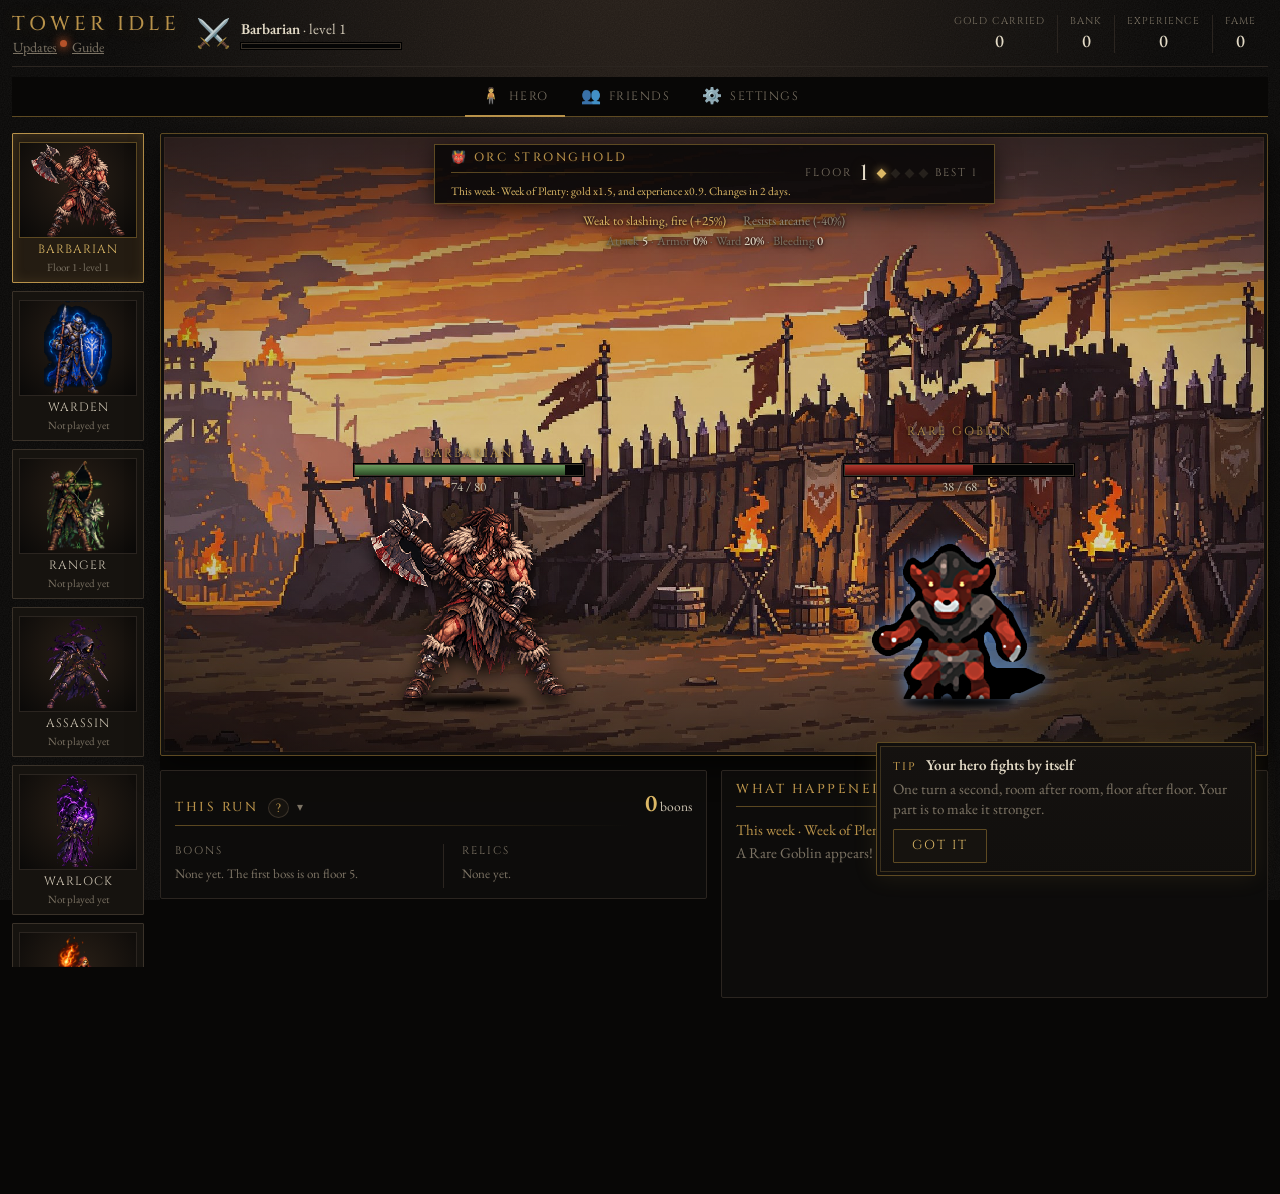
<file: index.html>
<!DOCTYPE html>
<html lang="en">
<head>
  <meta charset="UTF-8">
  <meta name="viewport" content="width=device-width, initial-scale=1">
  <title>Tower Idle</title>
  <!-- The little picture on the browser tab: crossed swords, drawn from an emoji -->
  <link rel="icon" href="data:image/svg+xml,<svg xmlns='http://www.w3.org/2000/svg' viewBox='0 0 100 100'><text y='.9em' font-size='90'>⚔️</text></svg>">
  <!-- The two typefaces: Cinzel for titles, EB Garamond for everything else.
       They load from Google Fonts. Without a connection the page falls back to Georgia. -->
  <link rel="preconnect" href="https://fonts.googleapis.com">
  <link rel="preconnect" href="https://fonts.gstatic.com" crossorigin>
  <link href="https://fonts.googleapis.com/css2?family=Cinzel:wght@500;700&family=EB+Garamond:wght@400;500;600&display=swap" rel="stylesheet">
  <link rel="stylesheet" href="style.css?v=20261017b">
</head>
<body data-tab="tower">

  <!-- The bar across the top: who you are playing, and what you own -->
  <header class="top">
    <div class="brand">
      <div class="title">
        <h1>Tower Idle</h1>
        <!-- Opens the Updates window: what changed in each version (updates.js) -->
        <button id="updates-btn" class="quiet updates-link" onclick="openUpdates()">Updates</button>
        <!-- Opens the Guide window: every tip seen so far (game/tips.js) -->
        <button id="guide-btn" class="quiet updates-link" onclick="openGuide()">Guide</button>
      </div>
      <div class="who">
        <span id="header-icon" class="who-icon"></span>
        <div class="who-text">
          <p><strong id="header-class"></strong> &middot; level <span id="header-level">1</span></p>
          <div class="bar thin"><div id="header-level-bar" class="fill level"></div></div>
        </div>
      </div>
    </div>

    <div class="tiles">
      <div class="tile"><span>Gold carried</span><strong id="gold">0</strong></div>
      <div class="tile"><span>Bank</span><strong id="bank">0</strong></div>
      <div class="tile"><span>Experience</span><strong id="xp">0</strong></div>
      <div class="tile"><span>Fame</span><strong id="fame">0</strong></div>
    </div>

    <!-- A PHONE'S HEADER, in place of the two rows above: one row with the hero's face and
         level, the health and experience bars, the gold, and a button to Settings (where
         Updates and the Guide are). Filled in by showScreen (game/page-show.js). -->
    <div class="phone-top">
      <button class="phone-face" title="Hero" onclick="pressTab('character')">
        <span id="phone-face" class="phone-face-picture"></span>
        <span id="phone-level" class="phone-level">1</span>
      </button>
      <div class="phone-bars">
        <div class="phone-bar"><div id="phone-hp-bar" class="phone-fill health"></div><span id="phone-hp"></span></div>
        <div class="phone-bar"><div id="phone-xp-bar" class="phone-fill experience"></div><span id="phone-xp"></span></div>
      </div>
      <div class="phone-gold">
        <strong id="phone-gold">0</strong>
        <span><span id="phone-bank">0</span> bank</span>
      </div>
      <button id="phone-settings" class="phone-settings" title="Settings" onclick="pressTab('save')">⚙️</button>
    </div>
  </header>

  <!-- A big moment: a milestone perk to pick, a new part of the game. Filled in by the game (game/). -->
  <div id="moment" class="moment" hidden>
    <div class="card highlight moment-card">
      <h2 id="moment-title"></h2>
      <p id="moment-text"></p>
      <div id="moment-choices"></div>
      <p><button id="moment-close" class="main" onclick="closeMoment()">Continue</button></p>
    </div>
  </div>

  <!-- The Updates window: the version being played and what changed in each one.
       The list is made by game/feel.js from updates.js. -->
  <div id="updates" class="moment" hidden onclick="if (event.target === this) { closeUpdates(); }">
    <div class="card highlight moment-card">
      <!-- Stays at the top of the window however far it is scrolled -->
      <button class="window-close" onclick="closeUpdates()" title="Close" aria-label="Close">&#10005;</button>
      <h2>Updates</h2>
      <p class="note">You are playing version <strong id="updates-version"></strong>.</p>
      <div id="updates-list"></div>
      <p><button class="main" onclick="closeUpdates()">Close</button></p>
    </div>
  </div>

  <!-- The Guide window: every tip the account has seen, to read again.
       The list is made by game/tips.js from its tips list. -->
  <div id="guide" class="moment" hidden onclick="if (event.target === this) { closeGuide(); }">
    <div class="card highlight moment-card">
      <button class="window-close" onclick="closeGuide()" title="Close" aria-label="Close">&#10005;</button>
      <h2>Guide</h2>
      <p id="guide-count" class="note"></p>
      <div id="guide-list"></div>
      <p><button class="main" onclick="closeGuide()">Close</button></p>
    </div>
  </div>

  <!-- A tip: what a part of the game is, the first time it is reached (game/tips.js).
       It is outside the page on purpose: it stays in its corner whatever tab is open,
       and it is not a window, so the fight and every button stay in reach. -->
  <div id="tip" class="card highlight tip" hidden>
    <p class="row-title"><span class="tip-label">Tip</span> <span id="tip-title"></span></p>
    <p id="tip-text" class="note"></p>
    <div class="tip-buttons">
      <button id="tip-close" class="main" onclick="closeTip(false)">Got it</button>
      <!-- Only shown when the tip is about a tab that is open and is not the one on screen -->
      <button id="tip-go" class="quiet" onclick="closeTip(true)">Show me</button>
    </div>
  </div>

  <!-- The Tactician's list of boons, opened from the Town tab. The rows are made by the game (game/). -->
  <div id="favourite-window" class="moment" hidden onclick="if (event.target === this) { closeFavouriteWindow(); }">
    <div class="card highlight moment-card">
      <button class="window-close" onclick="closeFavouriteWindow()" title="Close" aria-label="Close">&#10005;</button>
      <h2>Favourite boon</h2>
      <p id="favourite-upgrade-note" class="note"></p>
      <div id="favourite-upgrade-rows"></div>
    </div>
  </div>

  <!-- Only shown when the website has a newer version than the one running in this tab -->
  <div id="new-version" class="card highlight notice" hidden>
    <h2>A new version is out</h2>
    <p>This tab is still running the old one. Reload to get the update. Your progress is kept.</p>
    <button class="main" onclick="reloadForNewVersion()">Reload now</button>
  </div>

  <!-- Only shown when the game has been opened again in a newer tab (game/start.js) -->
  <div id="other-tab" class="card highlight notice" hidden>
    <h2>The game is open in another tab</h2>
    <p>This tab has stopped, so that the two do not save over each other. Your progress is in the other tab.</p>
    <button class="main" onclick="location.reload()">Play here instead</button>
  </div>

  <!-- Only shown if the save in this browser could not be read -->
  <div id="save-problem" class="card highlight notice" hidden>
    <h2>Your save could not be loaded</h2>
    <p>
      It has not been deleted. The game has started a new character for now, and
      <strong>is not saving</strong>, so that your old save stays untouched.
    </p>
    <p class="note">
      Your old save is on the Save tab as a code. Send that code to whoever gave you
      the game and it can probably be repaired. Or give up on it and start saving a new game:
    </p>
    <button onclick="startNewSave()">Start a new save</button>
  </div>

  <main class="layout">

    <!-- The tower and the fight. The fight itself is always on screen, at the top, in a
         short form; the Fight tab shows all of it, with the boons and the log. -->
    <!-- THE HEROES: a tile for each class, with its picture. Press one to play it.
         On a phone they are a row above the fight, on the Fight tab. On a wide screen
         they are a column of their own on the left, beside the fight (style.css).
         The line under them is the Second Climber, a legend unlock (game/companion.js). -->
    <div class="hero-strip">
      <div id="class-buttons" class="hero-buttons"></div>
      <p id="companion-line" class="note companion-line" hidden>
        Climbing beside you:
        <select id="companion-pick" onchange="chooseCompanion(this.value)"></select>
        <span id="companion-note"></span>
      </p>
    </div>

    <section class="play">
      <div id="away-report" class="card highlight" hidden>
        <h2>Welcome back</h2>
        <p id="away-text"></p>
        <button onclick="closeAwayReport()">Close</button>
      </div>

      <div class="card fight-card">
        <div class="tower-head">
          <div>
            <h2 id="tower-name">The Tower</h2>
            <p id="tower-note" class="note"></p>
            <!-- The twist on every tower this week (game/weekly.js) -->
            <p id="week-note" class="note week-note" hidden></p>
          </div>
          <div class="floor-box">
            <span>Floor</span>
            <!-- Shown while the game is running at double speed (Settings) -->
            <span id="speed-chip" class="speed-chip" title="Double speed while watching is on. Change it on the Settings tab.">x2 speed</span>
            <strong id="floor">1</strong>
            <!-- One dot for every room on the floor, made by the game (game/) -->
            <div id="room-pips" class="pips"></div>
            <span>best <span id="best-floor">1</span></span>
          </div>
        </div>

        <!-- The fight: you on the left, the monster (or room) on the right.
             game/feel.js animates the icons and floats damage numbers above them. -->
        <div id="stage" class="stage">
          <!-- Short messages pop up here: a level gained, an item found... -->
          <div id="toasts" class="toasts"></div>

          <!-- Big words across the fight: "You died", or "Victory" over a boss -->
          <div id="banner" class="banner"></div>

          <!-- Each fighter is three boxes inside each other, so three movements can
               play at once: "mover" lunges, "bobber" sways gently, "icon" shakes when hit -->
          <div id="player-side" class="fighter">
            <div id="player-mover" class="mover"><div class="bobber"><div id="player-icon" class="icon"></div></div></div>
            <div class="shadow"></div>
            <p id="player-name" class="fighter-name"></p>
            <div class="bar"><div id="player-hp-trail" class="trail"></div><div id="player-hp-bar" class="fill player"></div></div>
            <p class="bar-text"><span id="player-hp">0</span></p>
          </div>

          <div class="versus">vs</div>

          <div id="monster-side" class="fighter">
            <!-- The monster that was just defeated fades out here -->
            <div id="monster-ghost" class="ghost"></div>
            <div id="monster-mover" class="mover"><div class="bobber late"><div id="monster-icon" class="icon"></div></div></div>
            <div class="shadow"></div>
            <p id="encounter-title" class="fighter-name">Monster</p>
            <div id="monster-stats">
              <!-- What a boss's mechanics are doing right now: its shield, its minion... -->
              <p id="boss-status" class="boss-status"></p>
              <div class="bar"><div id="monster-hp-trail" class="trail"></div><div id="monster-hp-bar" class="fill monster"></div></div>
              <p class="bar-text"><span id="monster-hp">0</span></p>
            </div>
          </div>
        </div>

        <p id="monster-text" class="note centre"></p>
        <!-- A boss's mechanics, in words (game/bosses.js) -->
        <p id="boss-rules" class="note centre boss-rules" hidden></p>
        <!-- What the monster is weak to and resists -->
        <p class="note centre weak-line"><span id="monster-weak" class="weak-note"></span> <span id="monster-resist" class="resist-note"></span></p>
        <p id="monster-numbers" class="centre">
          Attack <strong id="monster-attack">0</strong>
          &middot; Armor <strong id="monster-armor">0</strong>
          &middot; Ward <strong id="monster-ward">0</strong>
          <span id="dot-part">&middot; <span id="dot-label">Bleeding</span> <strong id="monster-dot">0</strong></span>
        </p>

        <!-- HOW YOU STAND AGAINST THIS FLOOR: your damage against an ordinary monster's
             health, and its attack against yours. A wall shows here before it stops you. -->
        <div id="pressure" class="pressure">
          <div class="pressure-row">
            <span class="pressure-label">Your damage</span>
            <div class="bar thin"><div id="pressure-damage-bar" class="fill level"></div></div>
            <span id="pressure-damage" class="pressure-words"></span>
          </div>
          <div class="pressure-row">
            <span class="pressure-label">Their damage</span>
            <div class="bar thin"><div id="pressure-danger-bar" class="fill monster"></div></div>
            <span id="pressure-danger" class="pressure-words"></span>
          </div>
        </div>

        <!-- The abilities in the class's slots. Press one to use it at the next turn. Made by game/abilities.js. -->
        <div id="ability-bar" class="choices centre ability-bar" hidden></div>

        <!-- What is waiting to be done, as buttons that open its tab (showWaiting in game/page-show.js) -->
        <div id="ready" class="ready-bar" hidden></div>

        <!-- What to aim for. Filled in by the game (game/). -->
        <div id="goals" class="goals"></div>
      </div>

      <!-- The upgrades bosses have given this run. Always on the page, so there is no hurry to read them. -->
      <!-- THIS RUN: the boons bosses have given, and the relics found, as small tiles.
           Both last until you fall. (The Items tab shows the relics in full.) -->
      <div class="card run-card">
        <div class="card-head">
          <h2>This run</h2>
          <p><strong id="upgrade-count" class="big-number">0</strong> boons</p>
        </div>
        <p class="note">Every boss you defeat gives one boon that suits the weapon you are using. Boons last until you fall. Each one also makes you stronger all round: right now <strong id="upgrade-boost">+0%</strong> attack and health. The relics you hold are here too.</p>
        <!-- Two halves: the boons on the left, the relics on the right, each a row of
             badges. A badge shows what it does when pointed at or tapped (style.css). -->
        <div class="run-halves">
          <div class="run-half">
            <p class="run-label">Boons</p>
            <p id="upgrades-empty" class="note">None yet. The first boss is on floor 5.</p>
            <!-- Made by showUpgrades (game/page-show.js) from the class's upgrades list -->
            <div id="upgrades" class="badges"></div>
          </div>
          <div class="run-half">
            <p class="run-label">Relics <span id="run-relic-count"></span></p>
            <p id="run-relics-empty" class="note">None yet.</p>
            <!-- Made by showRunRelics (game/page-show.js) -->
            <div id="run-relics" class="badges"></div>
          </div>
        </div>
      </div>

      <div class="card">
        <h2>What happened</h2>
        <!-- The newest line is at the top -->
        <div id="log"></div>
      </div>
    </section>

    <!-- Everything else, one tab at a time -->
    <section class="side">
      <nav class="tabs">
        <button id="tab-tower" class="tab-tower" data-icon="⚔️" title="Tower" onclick="pressTab('tower')">Fight</button>
        <button id="tab-character" data-icon="🧍" title="Character" onclick="pressTab('character')">Hero</button>
        <button id="tab-inventory" data-icon="🎒" title="Inventory" onclick="pressTab('inventory')">Items</button>
        <button id="tab-skills" data-icon="✨" title="Skills" onclick="pressTab('skills')">Skills</button>
        <button id="tab-town" data-icon="🏘️" title="Town" onclick="pressTab('town')">Town</button>
        <button id="tab-travel" data-icon="🗼" title="Towers" onclick="pressTab('travel')">Towers</button>
        <button id="tab-milestones" data-icon="🏅" title="Milestones" onclick="pressTab('milestones')">Perks</button>
        <button id="tab-ascension" data-icon="⭐" title="Ascension" onclick="pressTab('ascension')">Ascend</button>
        <button id="tab-legend" data-icon="👑" title="Legend" onclick="pressTab('legend')">Legend</button>
        <button id="tab-friends" data-icon="👥" title="Friends" onclick="pressTab('friends')">Friends</button>
        <button id="tab-save" data-icon="⚙️" title="Settings" onclick="pressTab('save')">Settings</button>

        <!-- ON A PHONE the fight is a tab of its own, so it is out of sight while any other
             tab is open. This strip stays at the top instead: the floor and both health
             bars. Pressing it goes to the fight. Hidden on a wide screen (style.css). -->
        <div id="mini-fight" class="mini-fight" onclick="showTab('tower')">
          <span id="mini-floor" class="mini-floor"></span>
          <div class="mini-side">
            <span id="mini-player"></span>
            <div class="bar thin"><div id="mini-player-bar" class="fill player"></div></div>
          </div>
          <div class="mini-side">
            <span id="mini-monster"></span>
            <div class="bar thin"><div id="mini-monster-bar" class="fill monster"></div></div>
          </div>
        </div>
      </nav>

      <!-- ON A PHONE: the bar along the bottom holds groups of tabs (tabGroups in
           game/page-show.js), and the tabs above are a row at the top of the page -->
      <nav id="groups" class="groups"></nav>

      <!-- Character -->
      <div class="page" id="page-character">
        <div class="card">
          <h2><span id="class"></span></h2>
          <p id="class-text" class="note"></p>

          <div class="stats">
            <div><span>Level</span><strong id="level">1</strong></div>
            <div><span>Health</span><strong id="health">0</strong></div>
            <div><span>Attack</span><strong id="attack">0</strong></div>
            <div><span>Armor</span><strong id="total-armor">0</strong><span id="armor-share" class="note"></span></div>
          </div>
          <p id="class-stat"></p>
        </div>

        <div class="card">
          <h2>Level <span id="level-big">1</span></h2>
          <div class="bar"><div id="level-bar" class="fill level"></div></div>
          <p class="bar-text"><span id="level-progress">0</span> experience</p>
          <p class="note">
            Every floor you finish in a run earns experience, at the experience bonuses you
            hold when you finish it, and a fall pays it out. You level up by yourself when the bar fills.
            Every level gives <span id="level-gain"></span>.
          </p>
          <p id="level-falls" class="note"></p>
        </div>

        <!-- What the last run was made of and what ended it. Filled in by game/summary.js. -->
        <div id="last-run-card" class="card" hidden>
          <h2>Last run</h2>
          <div id="last-run"></div>
        </div>

      </div>

      <!-- Inventory: the equipment, which is kept, and the relics, which last one run -->
      <div class="page" id="page-inventory">
        <div class="card">
          <h2>Wearing</h2>
          <p class="note">Your equipment is yours to keep: you never lose it when you fall. The blacksmith in town makes it stronger, and is where you pick another kind of weapon.</p>
          <!-- The cards are made by the game (game/) -->
          <div id="worn"></div>
        </div>

        <div class="card">
          <div class="card-head">
            <h2>Relics</h2>
            <p><strong id="relic-count" class="big-number">0</strong> held</p>
          </div>
          <p class="note">Relics are rare, and each one changes how the run plays. The boss of every 25th floor carries one, and now and then a rare monster does. They last until you fall, and the same relic can be held more than once. Very rarely, a relic boss you fight also carries the legendary relic of the weapon in your hand: it multiplies that weapon's damage and your health for the rest of the run. <span id="relic-slots-note"></span></p>
          <p id="relics-empty" class="note">None yet. The first relic boss is on floor 25.</p>
          <div id="relics"></div>
        </div>

        <!-- The bestiary: every kind of monster the account has met (game/summary.js) -->
        <div class="card">
          <div class="card-head">
            <h2>Bestiary</h2>
            <p>Known <strong id="bestiary-count" class="big-number">0</strong></p>
          </div>
          <p class="note">Every kind of monster and boss, in every tower, for all your classes together. A kind you know well drops more gold: +10% at 10, 100, 1,000 and 10,000 killed. Hover over one to see what it is weak to.</p>
          <div id="bestiary"></div>
        </div>
      </div>

      <!-- Skills -->
      <div class="page" id="page-skills">
        <div id="abilities-card" class="card" hidden>
          <div class="card-head">
            <h2>Abilities</h2>
            <p>Slots <strong id="ability-slots" class="big-number">0</strong></p>
          </div>
          <p class="note">
            Special moves used on a cooldown, as well as your normal attack. Each one in a slot
            can be used by itself (Auto), only against bosses (Bosses only), or only when you
            press its button under the fight (Manual).<span id="ability-next"></span>
            An ability put in a slot waits out its cooldown before its first use; a new run
            readies them all.
            An ability gains ranks as it is used, and keeps them for good.
          </p>
          <p class="note">Most abilities deal "turns of your damage": what your normal turns have
            been doing lately, crits, bleeding and all. Yours: <strong id="ability-damage">0</strong> a turn.</p>
          <div id="abilities"></div>
        </div>

        <div class="card">
          <div class="card-head">
            <h2>Skills</h2>
            <p>Skill points <strong id="skill-points" class="big-number">0</strong></p>
          </div>
          <p class="note">Every level gives a skill point. Skills have no top level. Every 10 levels a skill gains a rank: the whole skill becomes 50% stronger, and its next levels cost 1 point more. They last until you ascend, and resetting them is free.</p>
          <!-- Something a class wants said at the top of its skills (the Ranger's companions) -->
          <p id="skills-note" class="note" hidden></p>

          <!-- Only shown for a class with stances (the Elementalist's elements) -->
          <div id="stance" class="picker" hidden>
            <p id="stance-label" class="row-title">Element</p>
            <div id="stance-buttons" class="choices"></div>
            <p id="stance-note" class="note"></p>
          </div>

          <!-- How many levels one click buys, and the button that gives every point back -->
          <div class="picker skill-tools">
            <div>
              <p class="row-title">Buy</p>
              <div id="skill-amount-buttons" class="choices">
                <button id="skill-amount-1" onclick="setSkillBuyAmount(1)">x1</button>
                <button id="skill-amount-10" onclick="setSkillBuyAmount(10)">x10</button>
                <button id="skill-amount-0" onclick="setSkillBuyAmount(0)">Max</button>
              </div>
            </div>
            <div>
              <p class="row-title">Start over</p>
              <div class="choices">
                <button id="reset-skills-btn" onclick="resetSkills()">Reset skills</button>
              </div>
            </div>
          </div>

          <!-- The rows are made by the game (game/) from the class's skills list -->
          <div id="skills"></div>

          <!-- A remembered skill layout, to get back after ascending -->
          <div class="picker">
            <p class="row-title">Saved build</p>
            <p id="saved-build-note" class="note"></p>
            <div class="choices">
              <button onclick="saveBuild()">Save current skills</button>
              <button id="apply-build-btn" onclick="applySavedBuild()">Spend points this way</button>
            </div>
            <p class="note"><label><input type="checkbox" id="auto-build-box" onchange="setAutoBuild(this.checked)"> Spend new skill points this way by themselves</label></p>
          </div>
        </div>
      </div>

      <!-- Town -->
      <div class="page" id="page-town">
        <div class="card">
          <h2>Blacksmith</h2>
          <p class="note">Improves your equipment for gold from your bank, one step at a time. After +9 it becomes the next tier. You keep it when you fall, but not when you ascend.</p>

          <!-- Hidden for a class with only one kind of weapon. The buttons are made by the game (game/). -->
          <div id="weapon-picker" class="picker" hidden>
            <p class="row-title">Fight with</p>
            <div id="weapon-buttons" class="choices"></div>
            <p id="weapon-picker-note" class="note"></p>
          </div>

          <!-- Only shown with the Second Weapon legend unlock. The buttons are made by the game (game/). -->
          <div id="boss-weapon-picker" class="picker" hidden>
            <p class="row-title">Against bosses, fight with</p>
            <div id="boss-weapon-buttons" class="choices"></div>
            <p class="note">Drawn when a boss appears and put away when it falls. Its own skill and perks still have to be earned.</p>
          </div>

          <!-- Only shown once a named weapon has been won. The buttons are made by the game (game/). -->
          <div id="named-picker" class="picker" hidden>
            <p class="row-title">Named weapon</p>
            <div id="named-buttons" class="choices"></div>
            <p id="named-note" class="note"></p>
          </div>

          <!-- One row for the weapon and one for the armor, made by the game (game/) -->
          <div id="forge"></div>
          <div class="choices">
            <button id="forge-all" onclick="upgradeAllGear()">Buy all I can afford</button>
          </div>
        </div>

        <div class="card">
          <h2>Town</h2>
          <p class="note">Merchants take gold from your bank. Gold is banked when you fall.</p>

          <div class="row">
            <div class="row-text">
              <p class="row-title">Healing potion &middot; carrying <span id="potions">0</span></p>
              <!-- A short line, and the rest behind its "?" (as fillNote in game/page-build.js does it) -->
              <p class="note">Drunk automatically at low health.<span id="potion-run-note"></span> <button class="row-help" title="More about this" onclick="this.parentElement.classList.toggle('more-open')">?</button><span class="row-more">A run can drink no more of them than the belt holds. <span id="potion-price-note"></span></span></p>
              <p class="note"><label><input type="checkbox" id="keep-potions-box" onchange="setKeepPotions(this.checked)"> Keep the belt full: buy what is missing from the bank every time you fall</label></p>
            </div>
            <button id="potion-btn" onclick="buyPotion()">Buy</button>
          </div>

          <!-- Only shown once the Tactician has been hired -->
          <div id="favourite-upgrade" class="row" hidden>
            <div class="row-text">
              <p class="row-title">Favourite boon &middot; <span id="favourite-upgrade-name"></span></p>
              <p id="favourite-upgrade-now" class="note"></p>
            </div>
            <!-- Opens the list in a window of its own (favourite-window, near the top of this page) -->
            <button onclick="openFavouriteWindow()">Change</button>
          </div>

          <!-- The rest is made by the game (game/) from the townUpgrades list in data.js -->
          <div id="town-upgrades"></div>
        </div>
      </div>

      <!-- Towers -->
      <div class="page" id="page-travel">
        <div class="card">
          <h2>Towers</h2>
          <p class="note">Every class has a home tower that suits it. Any other tower is a challenge: its monsters are stronger and it has a rule against challengers, but it pays more experience and holds six trophies, at floors 10, 20, 30, 50, 75 and 100. A trophy is a permanent reward for the class that wins it, and they grow: a percentage, then a technique borrowed from that tower's class, an ability, a relic you keep when you fall, and at floor 100 a new rule of your own. A new tower is entered after your next fall. Each row shows the next trophy to win; "All trophies" lists the rest.</p>
          <!-- Which tower to challenge next (suggestedChallenge in game/skills.js) -->
          <p id="tower-suggestion" class="suggestion" hidden></p>
          <!-- The rows are made by the game (game/) from towers.js -->
          <div id="towers"></div>
        </div>
      </div>

      <!-- Milestones -->
      <div class="page" id="page-milestones">
        <div class="card">
          <h2>Milestones</h2>
          <p class="note">Reach a floor once to unlock its perks forever, even through ascensions. Pick one per milestone and change it whenever you like. A ★ keystone changes a rule of how you fight, and costs something. Keystone milestones (floors 51, 76 and 101) are optional: press the chosen one again to let it go.</p>
          <div id="milestones"></div>
          <p><button class="quiet" onclick="resetPerks()">Reset all perks</button></p>
        </div>
      </div>

      <!-- Ascension -->
      <div class="page" id="page-ascension">
        <div class="card">
          <div class="card-head">
            <h2>Ascension</h2>
            <p>Fame <strong id="fame-owned" class="big-number">0</strong></p>
          </div>
          <p class="note">
            Every floor pays 1 fame the first time you reach it. Ascending starts this class again
            from level 1, and makes every floor pay again. From floor 15 up, every boss also pays fame each time you beat it, and deeper bosses pay more. Fame is shared by all your classes:
            whichever class earns it, what it buys makes every one of them stronger.
          </p>

          <p><button id="ascend-btn" class="main" onclick="ascend()">Ascend</button></p>
          <p id="ascend-advice" class="note"></p>

          <div class="pair"><span>This ascension</span><span id="this-ascension"></span></div>
          <div class="pair"><span>Last ascension</span><span id="last-ascension"></span></div>
          <div class="pair"><span>Times this class has ascended</span><span id="ascensions">0</span></div>
          <div class="pair"><span>Times all your classes have ascended</span><span id="account-ascensions">0</span></div>
          <div class="pair"><span>Best floor since ascending</span><span id="ascension-best">1</span></div>
          <div class="pair"><span>Floor needed to ascend</span><span id="ascend-floor">0</span></div>

          <p class="note">
            Early floors pay fame fast and deep floors pay it slowly. Once you are strong,
            ascending early and often can earn more fame an hour than pushing on.
          </p>
        </div>

        <div class="card">
          <h2>What is kept, and what is lost</h2>
          <p class="note">There are three ways a class starts over. Falling costs almost nothing, ascending costs this climb, and becoming a legend (from floor <span id="reset-legend-floor">100</span>) costs the tower.</p>
          <!-- The rows are made by the game (game/) from the resetTable list in data.js -->
          <table id="reset-table" class="reset-table"></table>
        </div>

        <div class="card">
          <h2>Fame upgrades</h2>
          <p class="note">Kept forever, and shared by all your classes. Every one is a straight multiplier, and every level multiplies again. They open up as you ascend. A class gets the full power of as many levels as it has ascended itself (this one: <strong id="catch-up-count">0</strong>); levels beyond that work at <span id="catch-up-share">25%</span> until it catches up.</p>
          <!-- The rows are made by the game (game/) from the fameUpgrades list in data.js -->
          <div id="fame-upgrades"></div>
        </div>
      </div>

      <!-- Legend: the layer above ascension (game/legend.js) -->
      <div class="page" id="page-legend">
        <div class="card">
          <div class="card-head">
            <h2>Legend</h2>
            <p>Legend marks <strong id="legend-marks" class="big-number">0</strong></p>
          </div>
          <p class="note">
            A class that has reached floor <span id="legend-floor">100</span> can become a legend. It starts again
            from floor 1 and level 1 with every milestone to earn again, and is paid legend marks: more for a deeper
            best floor, but four times as deep pays only twice as much. Marks are shared by all your classes.
          </p>

          <p><button id="legend-btn" class="main" onclick="becomeLegend()">Become a legend</button></p>

          <div class="pair"><span>Best floor of this class</span><span id="legend-best">1</span></div>
          <div class="pair"><span>Times this class has become a legend</span><span id="legend-count">0</span></div>

          <p class="note">
            Lost when you become a legend: everything an ascension loses, and also your best floors, the milestone
            perks you picked, the abilities in your slots and your place in other towers.
            Kept: fame and fame upgrades, trophies, the town helpers, legend marks and everything they bought.
          </p>
        </div>

        <div class="card">
          <h2>What marks open</h2>
          <p class="note">Kept forever, for every class. None of these is a multiplier: each one opens something new.</p>
          <!-- The rows are made by the game (game/) from the legendUnlocks list in data.js -->
          <div id="legend-unlocks"></div>
        </div>
      </div>

      <!-- Friends and chat. Everything on it is filled in by friends.js. -->
      <div class="page" id="page-friends">
        <div class="card" id="chat-card" hidden>
          <h2>Chat with <span id="chat-name"></span></h2>
          <p id="chat-status" class="note"></p>
          <div id="chat-lines" class="chat-lines"></div>
          <form class="chat-send" onsubmit="sendChat(); return false;">
            <input type="text" id="chat-box" maxlength="300" placeholder="Write a message" autocomplete="off">
            <button type="submit">Send</button>
          </form>
          <p id="chat-message" class="note"></p>
          <p><button class="quiet" onclick="closeChat()">Close the chat</button></p>
        </div>

        <div class="card">
          <h2>Friends</h2>

          <!-- Only one of these four shows at a time (showFriends in friends.js) -->
          <p id="friends-off" class="note"></p>

          <div id="friends-unnamed" hidden>
            <p class="note">Pick a player name first. It is what friends type to invite you, and the name they see.</p>
            <form class="name-form" onsubmit="savePlayerName('friends-name-box'); return false;">
              <input type="text" id="friends-name-box" maxlength="16" placeholder="Player name" autocomplete="off">
              <button type="submit">Save name</button>
            </form>
          </div>

          <div id="friends-on" hidden>
            <p class="note">You are <strong id="friends-my-name"></strong>. To chat with a friend, invite them by their player name. Once they accept, you can chat.</p>
            <form class="name-form" onsubmit="addFriend(); return false;">
              <input type="text" id="friend-box" maxlength="16" placeholder="Their player name" autocomplete="off">
              <button type="submit">Invite</button>
            </form>
            <div id="friends-list"></div>
          </div>

          <p id="friends-message" class="note"></p>
        </div>
      </div>

      <!-- ON A WIDE SCREEN a tab opens as a window over the fight, and this closes it -->
      <button id="window-close" class="window-close-tab" onclick="showTab('tower')" title="Close" aria-label="Close">&#10005;</button>

      <!-- Settings and save -->
      <div class="page" id="page-save">
        <div class="card">
          <h2>Settings</h2>
          <!-- Opens the Updates window: what changed in each version (updates.js) -->
          <div class="row">
            <div class="row-text">
              <p class="row-title">Updates</p>
              <p class="note">You are playing version <span id="settings-version"></span>. See what changed in each version.</p>
            </div>
            <button id="updates-btn-settings" onclick="openUpdates()">Updates</button>
          </div>
          <!-- Opens the Guide window: every tip seen so far (game/tips.js) -->
          <div class="row">
            <div class="row-text">
              <p class="row-title">Guide</p>
              <p class="note">Every tip you have seen, to read again.</p>
            </div>
            <button onclick="openGuide()">Guide</button>
          </div>
          <div class="row">
            <div class="row-text">
              <p class="row-title">Time away</p>
              <p id="away-limit-note" class="note"></p>
            </div>
          </div>
          <div class="row">
            <div class="row-text">
              <p class="row-title">Art</p>
              <p class="note">The monsters and bosses are tiles from <a href="https://github.com/crawl/crawl" target="_blank" rel="noopener">Dungeon Crawl Stone Soup</a>, which its artists gave to the public domain (CC0). Thank you to them. The full list is in art/CREDITS.md.</p>
            </div>
          </div>
          <label class="setting">
            <input type="checkbox" id="animations-box" onchange="setAnimations(this.checked)">
            <span>
              <span class="row-title">Animations</span>
              <span class="note">Moving fighters, floating damage numbers and pop-up messages. Switch off for a still screen.</span>
            </span>
          </label>
          <label class="setting">
            <input type="checkbox" id="tips-box" onchange="setTips(this.checked)">
            <span>
              <span class="row-title">Tips</span>
              <span class="note">A short tip in the corner the first time you reach a part of the game. Switch off and they go straight to the Guide.</span>
            </span>
          </label>
          <label class="setting">
            <input type="checkbox" id="help-box" onchange="setHelpAlways(this.checked)">
            <span>
              <span class="row-title">Always show explanations</span>
              <span class="note">Every box has a paragraph that explains it, kept behind the "?" by its heading. Switch this on to show them all, all the time. (A heading can also be pressed to fold its box away.)</span>
            </span>
          </label>
          <label class="setting">
            <input type="checkbox" id="fast-box" onchange="setWatchFast(this.checked)">
            <span>
              <span class="row-title">Double speed while watching</span>
              <span class="note">While this tab is open and on screen, every fight plays twice as fast: two turns a second in place of one. "x2 speed" shows by the floor number while it is on. Time away, and a tab left in the background, run at normal speed.</span>
            </span>
          </label>
          <label class="setting">
            <input type="checkbox" id="moments-box" onchange="setMoments(this.checked)">
            <span>
              <span class="row-title">Big moments</span>
              <span class="note">A card in the middle of the page for milestones and new ability slots, where you can pick straight away. Switch off to see them as big words across the fight instead.</span>
            </span>
          </label>
        </div>

        <!-- Online saves. The buttons are in cloud.js. -->
        <div class="card">
          <h2>Account</h2>

          <p id="account-off" class="note">Online saves are not switched on yet. The game saves in this browser.</p>

          <div id="account-out" hidden>
            <p class="note">
              Make an account and your save is also kept online. Clear your browser, or play on another
              device, and logging in brings it back. You only log in once on each browser.
            </p>
            <p>
              <input type="text" id="account-username" placeholder="Username" maxlength="20" autocomplete="username">
              <input type="password" id="account-password" placeholder="Password" maxlength="60" autocomplete="current-password">
            </p>
            <p>
              <button onclick="logIn()">Log in</button>
              <button onclick="createAccount()">Create account</button>
            </p>
            <p class="note">A username is 3 to 20 letters, numbers or underscores. There is no "forgot password", so pick one you will remember.</p>
          </div>

          <div id="account-in" hidden>
            <p>Logged in as <strong id="account-name"></strong>. Your save is sent online about once a minute.</p>
            <!-- The player name: friends.js -->
            <div class="row">
              <div class="row-text">
                <p class="row-title">Player name</p>
                <p class="note">What friends type to invite you on the Friends tab, and the name they see. Your username stays private.</p>
              </div>
            </div>
            <form class="name-form" onsubmit="savePlayerName('player-name-box'); return false;">
              <input type="text" id="player-name-box" maxlength="16" placeholder="Player name" autocomplete="off">
              <button type="submit">Save name</button>
            </form>
            <p id="player-name-message" class="note"></p>
            <p>
              <button onclick="cloudUpload()">Save online now</button>
              <button class="quiet" onclick="logOut()">Log out</button>
            </p>
          </div>

          <p id="account-message" class="note"></p>
        </div>

        <div class="card">
          <h2>Your save</h2>
          <p class="note">The game saves by itself in this browser. A save code lets you keep a backup or move to another device.</p>
          <p>
            <button onclick="exportSave()">Make save code</button>
            <button onclick="importSave()">Load save code</button>
          </p>
          <textarea id="save-code" rows="4" placeholder="To load a save, paste its code here and press Load save code"></textarea>
          <p id="save-message" class="note"></p>
          <p><button class="quiet" onclick="resetSave()">Reset save</button></p>
        </div>
      </div>
    </section>

  </main>

  <!-- data.js first, then updates.js and towers.js, then one file per class, then the files in game/, then cloud.js and friends.js last -->
  <!-- THE VERSION. tools/version.sh changes it everywhere at once; then add an entry at
       the top of updates.js. By hand, it is in THREE places, all the same value:
         1. gameVersion just below
         2. every ?v=... on this page (the stylesheet at the top and the scripts below)
         3. the file version.txt
       The ?v= makes browsers fetch the new files instead of old remembered ones, and
       version.txt is how a game left open finds out it is out of date (see game/start.js). -->
  <script>const gameVersion = "20261017b";</script>
  <script src="data.js?v=20261017b"></script>
  <script src="updates.js?v=20261017b"></script>
  <script src="towers.js?v=20261017b"></script>
  <script src="classes/barbarian.js?v=20261017b"></script>
  <script src="classes/warden.js?v=20261017b"></script>
  <script src="classes/ranger.js?v=20261017b"></script>
  <script src="classes/assassin.js?v=20261017b"></script>
  <script src="classes/warlock.js?v=20261017b"></script>
  <script src="classes/elementalist.js?v=20261017b"></script>
  <script src="classes/zealot.js?v=20261017b"></script>
  <script src="classes/beasttamer.js?v=20261017b"></script>
  <!-- The game's rules, in this order (start.js last) -->
  <script src="game/state.js?v=20261017b"></script>
  <script src="game/bonuses.js?v=20261017b"></script>
  <script src="game/legend.js?v=20261017b"></script>
  <script src="game/weekly.js?v=20261017b"></script>
  <script src="game/equipment.js?v=20261017b"></script>
  <script src="game/abilities.js?v=20261017b"></script>
  <script src="game/bosses.js?v=20261017b"></script>
  <script src="game/summary.js?v=20261017b"></script>
  <script src="game/companion.js?v=20261017b"></script>
  <script src="game/skills.js?v=20261017b"></script>
  <script src="game/save.js?v=20261017b"></script>
  <script src="game/page-build.js?v=20261017b"></script>
  <script src="game/page-show.js?v=20261017b"></script>
  <script src="game/fights.js?v=20261017b"></script>
  <script src="game/tidy.js?v=20261017b"></script>
  <script src="game/feel.js?v=20261017b"></script>
  <script src="game/tips.js?v=20261017b"></script>
  <script src="game/start.js?v=20261017b"></script>
  <script src="cloud.js?v=20261017b"></script>
  <script src="friends.js?v=20261017b"></script>
</body>
</html>
</file>
<file: style.css>
/* =====================================================================
   style.css - how the game looks.
   A dark, worn, gothic look: near-black stone, bone-coloured text,
   tarnished gold and ember red. The colours are all named here at the
   top: change one and the whole page follows.
   ===================================================================== */
:root {
  --background: #080706;
  --card: #110f0d;
  --card-edge: #2b2520;
  --inset: #0a0908;
  --text: #cdc4b2;
  --faded: #7c7364;
  --gold: #b8924a;
  --gold-bright: #dcb866;
  --gold-dark: #5e4a22;
  --ember: #b5522a;
  --blood: #8d241d;
  --player: #4f7a45;
  --monster: #8d241d;
  --heal: #86b572;
  --hurt: #d0553f;

  /* The two typefaces. They come from Google Fonts (see the top of index.html);
     if that cannot be reached, the names after the commas are used instead. */
  --title-font: "Cinzel", Georgia, "Times New Roman", serif;
  --text-font: "EB Garamond", Georgia, "Times New Roman", serif;
}

* {
  box-sizing: border-box;
}

/* ----- A page that holds still -----
   The fight changes every turn: a line of words wraps, a boss's rules appear, a picture
   replaces an emoji. Each of those once changed the height of the left column, and the
   browser, trying to keep what you were looking at in place, moved the whole page: the
   right column jumped under the pointer while you were buying skills (reported October
   2026). So the parts of the fight that change keep a fixed height (min-height on
   .stage, .pressure-row and .boss-rules below), and the browser is told not to adjust
   the scroll by itself. */
html {
  overflow-anchor: none;
}

body {
  margin: 0;
  padding: 22px;
  color: var(--text);
  font-family: var(--text-font);
  font-size: 17px;
  line-height: 1.35;
  font-variant-numeric: lining-nums;

  /* From the top down: a faint grain, a dim light falling from above, and darkness */
  background:
    url("data:image/svg+xml,%3Csvg xmlns='http://www.w3.org/2000/svg' width='220' height='220'%3E%3Cfilter id='n'%3E%3CfeTurbulence type='fractalNoise' baseFrequency='0.85' numOctaves='2' stitchTiles='stitch'/%3E%3CfeColorMatrix values='0 0 0 0 1  0 0 0 0 1  0 0 0 0 1  0 0 0 0.06 0'/%3E%3C/filter%3E%3Crect width='100%25' height='100%25' filter='url(%23n)'/%3E%3C/svg%3E"),
    radial-gradient(ellipse at 50% -20%, #2a211a 0%, transparent 60%),
    var(--background);
  background-attachment: fixed;
}

h1,
h2 {
  font-family: var(--title-font);
  font-weight: 500;
  color: var(--gold);
  margin: 0;
  text-transform: uppercase;
}

h1 {
  font-size: 30px;
  letter-spacing: 6px;
  text-shadow: 0 0 18px rgba(184, 146, 74, 0.25);
}

/* Section titles sit on a thin line that fades away to the right */
h2 {
  font-size: 17px;
  letter-spacing: 3px;
  padding-bottom: 7px;
  margin-bottom: 10px;
  border-bottom: 1px solid transparent;
  border-image: linear-gradient(90deg, var(--gold-dark), transparent) 1;
}

p {
  margin: 6px 0;
}

strong {
  font-weight: 600;
  color: #e3dac6;
}

.note {
  color: var(--faded);
  font-size: 15px;
}

.centre {
  text-align: center;
}

/* ----- The bar across the top ----- */
.top {
  display: flex;
  flex-wrap: wrap;
  align-items: center;
  justify-content: space-between;
  gap: 16px;
  max-width: 1280px;
  margin: 0 auto 20px;
  padding-bottom: 16px;
  border-bottom: 1px solid var(--card-edge);
}

.brand {
  display: flex;
  align-items: center;
  gap: 26px;
}

.who {
  display: flex;
  align-items: center;
  gap: 10px;
}

.who-icon {
  font-size: 28px;
  filter: grayscale(0.4) brightness(0.9);
}

.who-text {
  min-width: 160px;
}

.who-text p {
  margin: 0 0 4px;
}

.tiles {
  display: flex;
  flex-wrap: wrap;
  gap: 0;
}

/* The four numbers are divided by thin lines instead of sitting in boxes */
.tile {
  padding: 2px 22px;
  min-width: 112px;
  text-align: center;
  border-left: 1px solid var(--card-edge);
}

.tile:first-child {
  border-left: none;
}

.tile span {
  display: block;
  font-family: var(--title-font);
  color: var(--faded);
  font-size: 11px;
  letter-spacing: 2px;
  text-transform: uppercase;
}

.tile strong {
  font-size: 23px;
  font-weight: 500;
}

/* ----- The two halves of the page ----- */
.layout {
  display: grid;
  grid-template-columns: minmax(0, 1fr) minmax(0, 1fr);
  gap: 20px;
  max-width: 1280px;
  margin: 0 auto;
  align-items: start;
}

/* A slab of dark stone with a thin bronze edge, and a second faint line just inside it */
.card {
  background: linear-gradient(180deg, #151210 0%, var(--card) 100%);
  border: 1px solid var(--card-edge);
  border-radius: 2px;
  padding: 18px 20px;
  margin-bottom: 18px;
  box-shadow:
    inset 0 0 0 3px var(--card),
    inset 0 0 0 4px rgba(184, 146, 74, 0.08),
    0 10px 30px rgba(0, 0, 0, 0.6);
}

.card.highlight {
  border-color: var(--gold-dark);
  box-shadow:
    inset 0 0 0 3px var(--card),
    inset 0 0 0 4px rgba(184, 146, 74, 0.25),
    0 0 24px rgba(184, 146, 74, 0.12);
}

/* A message across the whole page, above everything else */
.notice {
  max-width: 1280px;
  margin: 0 auto 18px;
}

/* ----- Folding cards and hidden explanations (game/tidy.js) ----- */
.fold-heading {
  cursor: pointer;
  user-select: none;
}

.fold-heading::after {
  content: "▾";
  margin-left: 8px;
  font-size: 12px;
  color: var(--faded);
}

.card.folded .fold-heading::after {
  content: "▸";
}

/* A folded card is its heading and nothing else */
.card.folded > *:not(h2):not(.card-head) {
  display: none;
}

.card.folded {
  padding-bottom: 6px;
}

/* The "?" by a heading, and the explanation it shows */
.help-button {
  margin-left: 10px;
  padding: 0 7px;
  min-width: 0;
  font-size: 12px;
  line-height: 18px;
  border-radius: 50%;
  vertical-align: middle;
  color: var(--gold);
}

.card-help {
  display: none;
}

.card.help-open > .card-help,
body.help-always .card-help {
  display: block;
}

body.help-always .help-button {
  display: none;
}

/* A button that looks like a line of text: "All trophies" on the Towers tab */
.link-button {
  margin-top: 4px;
  padding: 0;
  border: none;
  background: none;
  color: var(--gold);
  font-size: 14px;
  text-decoration: underline;
  cursor: pointer;
}

/* A title on the left and a number on the right */
.card-head {
  display: flex;
  justify-content: space-between;
  align-items: baseline;
  gap: 12px;
}

.card-head h2 {
  flex: 1;
}

.big-number {
  font-size: 24px;
  color: var(--gold-bright);
  margin-left: 6px;
}

/* ----- Tabs -----
   Plain words in a row. The open one is gold with a line under it. */
.tabs {
  display: flex;
  flex-wrap: wrap;
  gap: 2px;
  margin-bottom: 16px;
  border-bottom: 1px solid var(--card-edge);
}

.tabs button {
  position: relative;
  flex: 1 1 auto;
  background: none;
  border: none;
  border-bottom: 2px solid transparent;
  border-radius: 0;
  margin-bottom: -1px;
  padding: 9px 2px;
  color: var(--faded);
  font-family: var(--title-font);
  font-size: 11.5px;
  letter-spacing: 0.4px;
  text-transform: uppercase;
  white-space: nowrap;
}

.tabs button:hover {
  background: none;
  color: var(--text);
  border-bottom-color: var(--gold-dark);
  box-shadow: none;
}

.tabs button.open {
  color: var(--gold-bright);
  border-bottom-color: var(--gold);
}

/* A small ember on a tab that has something waiting for you */
.tabs button.alert::after {
  content: "";
  position: absolute;
  top: 5px;
  right: 4px;
  width: 7px;
  height: 7px;
  border-radius: 50%;
  background: var(--ember);
  box-shadow: 0 0 8px 2px rgba(181, 82, 42, 0.7);
}

/* Only the page that matches body's data-tab is shown */
.page {
  display: none;
}

body[data-tab="character"] #page-character,
body[data-tab="inventory"] #page-inventory,
body[data-tab="skills"] #page-skills,
body[data-tab="town"] #page-town,
body[data-tab="travel"] #page-travel,
body[data-tab="milestones"] #page-milestones,
body[data-tab="ascension"] #page-ascension,
body[data-tab="legend"] #page-legend,
body[data-tab="friends"] #page-friends,
body[data-tab="save"] #page-save {
  display: block;
}

/* On a wide screen the tower is always on show, so it needs no tab of its own:
   its tab button is hidden, and "tower" shows the Character page beside it */
.tab-tower {
  display: none;
}

body[data-tab="tower"] #page-character {
  display: block;
}

body[data-tab="tower"] #tab-character {
  color: var(--gold-bright);
  border-bottom-color: var(--gold);
}

/* ----- Lists: a title and a note on the left, a button on the right ----- */
.row {
  display: flex;
  align-items: center;
  justify-content: space-between;
  gap: 14px;
  padding: 11px 0;
  border-top: 1px solid var(--card-edge);
}

.row-text {
  min-width: 0;
}

/* The username and password boxes on the Account card */
#account-out input {
  background: rgba(0, 0, 0, 0.35);
  border: 1px solid var(--card-edge);
  color: inherit;
  font: inherit;
  padding: 8px 10px;
  margin: 0 8px 8px 0;
  width: 200px;
  max-width: 100%;
}

#account-out input:focus {
  outline: none;
  border-color: var(--gold);
}

/* The Buy buttons and the Reset button, side by side above the skills */
.skill-tools {
  display: flex;
  flex-wrap: wrap;
  justify-content: space-between;
  gap: 12px 24px;
}

/* ----- An item of equipment: its picture, name and stats ----- */
/* A legendary relic stands out in the list */
.item.legendary .row-title,
.item.legendary .item-slot {
  color: var(--gold-bright);
}

.item {
  display: flex;
  align-items: flex-start;
  gap: 14px;
  padding: 12px 0;
  border-top: 1px solid var(--card-edge);
}

.item-icon {
  flex: none;
  width: 46px;
  height: 46px;
  display: flex;
  align-items: center;
  justify-content: center;
  font-size: 26px;
  background: rgba(0, 0, 0, 0.35);
  border: 1px solid var(--card-edge);
}

.item-icon img {
  max-width: 100%;
  max-height: 100%;
}

.item-text {
  flex: 1;
  min-width: 0;
}

.item-text p {
  margin: 0 0 3px;
}

.item-slot {
  font-size: 0.8em;
  letter-spacing: 0.12em;
  text-transform: uppercase;
  color: #8f8777;
}

.item-stats {
  color: var(--gold-bright);
}

.item-stats .up   { color: var(--heal); }
.item-stats .down { color: var(--hurt); }

.item button {
  flex: none;
  align-self: center;
}

.item-buttons {
  flex: none;
  align-self: center;
  display: flex;
  flex-direction: column;
  gap: 6px;
}

/* A backpack slot with nothing in it */
.item.empty {
  opacity: 0.45;
}

.item.empty .item-icon {
  filter: grayscale(1);
}

.item-count {
  color: var(--gold-bright);
}

.row-title {
  font-weight: 600;
  color: #e3dac6;
  margin: 0;
}

.row .note {
  margin: 2px 0 0;
}

.row button {
  flex: none;
  min-width: 108px;
}

/* A price you can afford glows like an ember, so it catches the eye */
.row button:enabled {
  border-color: var(--gold-dark);
  color: var(--gold-bright);
}

.row button:enabled:hover {
  background: #2a1e12;
  border-color: var(--gold);
  color: #f2d68c;
}

/* A tick box with its name and a note beside it, on the Settings tab */
.setting {
  display: flex;
  align-items: flex-start;
  gap: 10px;
  cursor: pointer;
}

.setting input {
  width: 18px;
  height: 18px;
  margin-top: 3px;
  accent-color: var(--gold);
}

.setting .row-title,
.setting .note {
  display: block;
}

/* A label on the left and its value on the right */
.pair {
  display: flex;
  justify-content: space-between;
  gap: 12px;
  padding: 6px 0;
  border-bottom: 1px solid #1c1815;
}

.pair span:first-child {
  color: var(--faded);
}

.pair span:last-child {
  text-align: right;
}

/* The four number boxes on the Character tab */
.stats {
  display: grid;
  grid-template-columns: repeat(4, 1fr);
  gap: 1px;
  margin: 14px 0;
  background: var(--card-edge);
  border: 1px solid var(--card-edge);
}

.stats div {
  background: var(--inset);
  padding: 10px 4px;
  text-align: center;
}

.stats span {
  display: block;
  font-family: var(--title-font);
  color: var(--faded);
  font-size: 11px;
  letter-spacing: 2px;
  text-transform: uppercase;
}

.stats strong {
  font-size: 21px;
  font-weight: 500;
}

/* The small line under a number, like what share of each hit your armor blocks */
.stats span.note {
  font-family: inherit;
  letter-spacing: 0;
  text-transform: none;
  font-size: 12px;
}

/* Groups of buttons to pick one from: classes, perks, favourites */
.choices {
  display: flex;
  flex-wrap: wrap;
  gap: 6px;
  margin-top: 8px;
}

.picker,
.milestone {
  padding: 11px 0;
  border-top: 1px solid var(--card-edge);
}

/* ----- The tower ----- */
.tower-head {
  display: flex;
  justify-content: space-between;
  gap: 16px;
}

.tower-head > div:first-child {
  flex: 1;
  min-width: 0;
}

.floor-box {
  flex: none;
  text-align: center;
  font-family: var(--title-font);
  color: var(--faded);
  font-size: 11px;
  letter-spacing: 2px;
  text-transform: uppercase;
}

.floor-box strong {
  display: block;
  font-family: var(--title-font);
  font-weight: 500;
  font-size: 40px;
  line-height: 1.05;
  color: #e3dac6;
  text-shadow: 0 0 14px rgba(184, 146, 74, 0.25);
}

/* One small diamond per room on the floor */
.pips {
  display: flex;
  justify-content: center;
  gap: 7px;
  margin: 6px 0;
}

.pips span {
  width: 7px;
  height: 7px;
  transform: rotate(45deg);
  background: #26211c;
}

.pips span.done {
  background: var(--gold-dark);
}

.pips span.now {
  background: var(--gold-bright);
  box-shadow: 0 0 8px var(--gold);
}

/* The fight: you on the left, the monster on the right */
/* game/page-show.js sets --sky to the colour of the tower you are in, on the whole fight */
.fight-card {
  --sky: #2a2a3a;
}

.stage {
  position: relative;
  display: grid;
  grid-template-columns: minmax(0, 1fr) auto minmax(0, 1fr);
  align-items: start;
  gap: 10px;
  margin: 16px 0 12px;
  padding: 30px 16px 18px;
  overflow: hidden;
  border: 1px solid var(--card-edge);

  /* A dim light of the tower's colour from above, falling onto a black floor */
  background:
    radial-gradient(ellipse at 50% -10%, var(--sky) 0%, transparent 62%),
    linear-gradient(180deg, #0d0c0b 0%, #050505 100%);
  transition: border-color 0.4s, box-shadow 0.4s;
}

/* Darkness closing in from the edges */
.stage::before {
  content: "";
  position: absolute;
  top: 0;
  left: 0;
  right: 0;
  bottom: 0;
  background: radial-gradient(ellipse at 50% 35%, transparent 25%, rgba(0, 0, 0, 0.8) 100%);
  pointer-events: none;
}

/* A boss fight has a gold frame and a blood-red glow from below */
.stage.boss-fight {
  border-color: var(--gold-dark);
  box-shadow: inset 0 -50px 70px -30px rgba(141, 36, 29, 0.6);
}

.fighter {
  position: relative;
  text-align: center;
  min-width: 0;
}

.versus {
  align-self: center;
  color: #4a433a;
  font-family: var(--title-font);
  font-size: 13px;
  letter-spacing: 2px;
  text-transform: uppercase;
}

.fighter-name {
  font-family: var(--title-font);
  font-size: 14px;
  letter-spacing: 1.5px;
  text-transform: uppercase;
  color: var(--gold);
  min-height: 40px;
}

.mover {
  display: inline-block;
}

/* Fighters sway gently while they wait. The monster is half a beat behind you. */
.bobber {
  animation: bob 2.6s ease-in-out infinite;
}

.bobber.late {
  animation-delay: -1.3s;
}

@keyframes bob {
  50% { transform: translateY(-5px); }
}

/* A fighter's picture. The emoji are dimmed a little so they sit better in the gloom. */
.icon {
  font-size: 54px;
  line-height: 66px;
  height: 66px;
  filter: saturate(0.7) brightness(0.92) drop-shadow(0 4px 6px rgba(0, 0, 0, 0.8));
}

/* ----- Real art -----
   When a class or monster has a picture (see "art" in the class and tower files),
   game.js puts "with-art" on the fight, and everything in it is drawn taller.
   Change artHeight to make the figures bigger or smaller. */
.stage {
  --art-height: 170px;
  min-height: 342px;
}

.icon img,
.ghost img {
  height: var(--art-height);
  display: block;
}

/* Small true pixel art is kept sharp when shown bigger (game.js adds "sharp").
   (The monsters' pictures are not small any more: tools/monster-art.py enlarges and
   smooths them to 192 pixels, so they are scaled softly like the classes' paintings.) */
.icon img.sharp,
.ghost img.sharp {
  image-rendering: pixelated;
}

/* A picture is not dimmed the way the emoji are: it only gets a shadow */
.icon.has-art {
  height: auto;
  line-height: 0;
  filter: drop-shadow(0 6px 8px rgba(0, 0, 0, 0.9));
}

/* Every fighter stands in a box of the same height, feet on the floor,
   so a tall picture and a small emoji line up along the bottom */
.stage.with-art .mover,
.stage.with-art .ghost {
  display: flex;
  align-items: flex-end;
  justify-content: center;
  height: var(--art-height);
}

.stage.with-art .mover {
  width: 100%;
}

/* An emoji fighter is drawn bigger while it stands next to real art */
.stage.with-art .icon:not(.has-art),
.stage.with-art .ghost {
  font-size: 92px;
  line-height: 108px;
}

.stage.with-art .icon:not(.has-art) {
  height: 108px;
}

.stage.with-art .shadow {
  width: 110px;
  height: 12px;
}

.icon.rare {
  filter: saturate(0.8) drop-shadow(0 0 9px #4f86c9);
}

.icon.boss {
  font-size: 66px;
  filter: saturate(0.85) drop-shadow(0 0 12px var(--ember));
}

/* The shadow on the floor under each fighter */
.shadow {
  width: 66px;
  height: 9px;
  margin: -3px auto 8px;
  border-radius: 50%;
  background: #000;
  filter: blur(3px);
  opacity: 0.9;
}

/* The monster that was just defeated: it sits exactly where the monster stands,
   invisible, until game.js plays "dying" on it */
.ghost {
  position: absolute;
  top: 0;
  left: 0;
  right: 0;
  font-size: 54px;
  line-height: 66px;
  height: 66px;
  opacity: 0;
  pointer-events: none;
}

.ghost.dying {
  animation: dying 0.7s forwards;
}

/* It turns to ash and sinks */
@keyframes dying {
  0%   { opacity: 1; transform: none; filter: brightness(2.5); }
  100% { opacity: 0; transform: translateY(24px) scale(0.7); filter: grayscale(1) brightness(0.4) blur(2px); }
}

/* Short messages that pop up over the fight */
.toasts {
  position: absolute;
  top: 5px;
  left: 0;
  right: 0;
  z-index: 3;
  display: flex;
  flex-direction: column;
  align-items: center;
  gap: 3px;
  pointer-events: none;
}

.toast {
  padding: 2px 16px;
  background: rgba(0, 0, 0, 0.85);
  border-top: 1px solid var(--card-edge);
  border-bottom: 1px solid var(--card-edge);
  font-size: 15px;
  white-space: nowrap;
  animation: toast 2.4s forwards;
}

.toast.good  { color: var(--gold-bright); border-color: var(--gold-dark); }
.toast.floor { color: var(--text); }
.toast.bad   { color: var(--hurt); border-color: var(--blood); }
.toast.rarity-0 { color: var(--text); }

@keyframes toast {
  0%   { opacity: 0; transform: translateY(-8px); }
  10%  { opacity: 1; transform: none; }
  80%  { opacity: 1; }
  100% { opacity: 0; }
}

/* The words that fill the fight when you fall, or when a boss does */
.banner {
  position: absolute;
  top: 0;
  left: 0;
  right: 0;
  bottom: 0;
  z-index: 4;
  display: flex;
  align-items: center;
  justify-content: center;
  font-family: var(--title-font);
  font-size: 38px;
  letter-spacing: 8px;
  text-transform: uppercase;
  opacity: 0;
  pointer-events: none;

  /* A dark band across the middle, fading out above and below */
  background: linear-gradient(180deg, transparent 12%, rgba(0, 0, 0, 0.82) 38%, rgba(0, 0, 0, 0.82) 62%, transparent 88%);
}

.banner.died {
  color: var(--blood);
  text-shadow: 0 0 22px rgba(141, 36, 29, 0.7);
}

.banner.won {
  color: var(--gold-bright);
  text-shadow: 0 0 22px rgba(184, 146, 74, 0.6);
}

/* Longer words, like "Steel Axe" or "The tower grows stronger" */
.banner.long {
  font-size: 24px;
  letter-spacing: 4px;
  text-align: center;
  padding: 0 16px;
}

/* A big moment: a card in the middle of the page, over a darkened screen */
.moment {
  position: fixed;
  top: 0;
  left: 0;
  right: 0;
  bottom: 0;
  z-index: 50;
  display: flex;
  align-items: center;
  justify-content: center;
  padding: 16px;
  background: rgba(0, 0, 0, 0.65);
}

.moment[hidden] {
  display: none;
}

/* The X in the corner of a window. It stays in sight when the window is scrolled. */
.window-close {
  position: sticky;
  top: 0;
  float: right;
  z-index: 2;
  width: 36px;
  height: 36px;
  margin: -4px -4px 0 12px;
  padding: 0;
  font-size: 16px;
  line-height: 1;
  background: var(--card);
}

/* The Updates button under the game's name, and the list in its window */
.updates-link {
  position: relative;
  padding: 0 10px 0 0;
  font-size: 14px;
}

.updates-link.alert::after {
  content: "";
  position: absolute;
  top: 2px;
  right: 0;
  width: 7px;
  height: 7px;
  border-radius: 50%;
  background: var(--ember);
  box-shadow: 0 0 8px 2px rgba(181, 82, 42, 0.7);
}

.update-changes {
  margin: 2px 0 14px;
  padding-left: 20px;
}

/* A boss's mechanics: what they are doing now (above its health bar) and the rules in words */
.boss-status {
  min-height: 18px;
  margin: 0 0 4px;
  font-size: 13px;
  color: var(--gold-bright);
  text-align: center;
}

.boss-rules {
  color: var(--text);
  min-height: 62px;
}

/* The line of weaknesses, and the monster's own line of words, keep their height when empty */
.weak-line,
#monster-text {
  min-height: 21px;
}

/* (the monster's numbers keep their line in a rest room or at a chest, for the same reason) */
#monster-numbers[hidden],
.boss-rules[hidden] {
  display: block;
  visibility: hidden;
}

/* While a boss's shield is up its health bar turns steel blue */
.fill.monster.shielded {
  background: linear-gradient(#8fa6bd, #4c6178);
}

/* The Bestiary: a grid of small pictures for each tower */
.bestiary-grid {
  display: grid;
  grid-template-columns: repeat(auto-fill, minmax(104px, 1fr));
  gap: 8px;
  margin-bottom: 6px;
}

.bestiary-cell {
  padding: 8px 4px 6px;
  text-align: center;
  background: var(--inset);
  border: 1px solid #1c1815;
}

.bestiary-cell.boss {
  border-color: var(--gold-dark);
}

.bestiary-cell img {
  width: 64px;
  height: 64px;
}

.bestiary-icon {
  display: block;
  font-size: 40px;
  line-height: 64px;
}

.bestiary-name {
  margin: 2px 0 0;
  font-size: 14px;
}

.bestiary-cell .note {
  margin: 0;
  font-size: 12px;
}

/* A kind not yet killed is only a shadow */
.bestiary-cell.unknown img,
.bestiary-cell.unknown .bestiary-icon {
  filter: brightness(0) opacity(0.55);
}

/* The table of what is kept and lost, on the Ascension tab */
.reset-table {
  width: 100%;
  border-collapse: collapse;
  font-size: 15px;
}

.reset-table th {
  padding: 6px 8px;
  text-align: left;
  font-weight: normal;
  color: var(--faded);
  border-bottom: 1px solid var(--card-edge);
}

.reset-table td {
  padding: 6px 8px;
  border-bottom: 1px solid #1c1815;
  vertical-align: top;
}

.reset-table td.kept {
  color: var(--gold-bright);
}

.reset-table td.lost {
  color: var(--faded);
}

/* The strip a phone shows above the tabs' pages (see index.html). Not on a wide screen. */
.mini-fight {
  display: none;
}

/* How you stand against the floor: two thin bars under the fight */
.pressure {
  margin: 10px 0 4px;
}

.pressure-row {
  display: grid;
  grid-template-columns: 96px 110px 1fr;
  align-items: center;
  gap: 10px;
  margin: 3px 0;
  font-size: 14px;
  min-height: 38px;
}

.pressure-label {
  color: var(--faded);
}

.pressure-words {
  color: var(--faded);
}

/* "x2 speed" by the floor number: only while the game is running at double speed
   (game/start.js puts "fast" on the body) */
.speed-chip {
  display: none;
  color: var(--ember);
  font-size: 11px;
  letter-spacing: 1px;
}

body.fast .speed-chip {
  display: block;
}

/* The health bars' pale trail keeps up at double speed */
body.fast .trail {
  transition: width 0.35s 0.15s;
}

/* The week's modifier, under the tower's note */
.week-note {
  color: var(--gold-bright);
}

.week-note[hidden] {
  display: none;
}

/* The suggested challenge, above the tower list */
.suggestion {
  margin: 10px 0;
  padding: 9px 14px;
  border-left: 2px solid var(--gold-dark);
  background: var(--inset);
}

.suggestion[hidden] {
  display: none;
}

/* The tower list writes one line for each tier */
#towers .note {
  white-space: pre-line;
}

/* A keystone among a milestone's perks */
button.keystone {
  border-color: var(--ember);
}

/* The small headings inside the "Last run" card */
.tally-title {
  margin: 14px 0 2px;
}

/* The ability buttons under the fight */
.ability-bar {
  justify-content: center;
  margin-top: 8px;
}

.ability-bar[hidden] {
  display: none;
}

.moment-card {
  max-width: 520px;
  width: 100%;
  max-height: 90vh;
  overflow-y: auto;
}

/* The "what to do next" list */
.goals {
  margin-top: 14px;
  padding: 9px 14px;
  border-left: 2px solid var(--gold-dark);
  background: var(--inset);
  font-size: 15px;
  color: var(--faded);
}

.goals p {
  margin: 3px 0;
}

/* The "What happened" list */
#log {
  height: 170px;
  overflow-y: auto;
  font-size: 15px;
  color: var(--faded);
}

#log p {
  margin: 3px 0;
}

/* The newest line stands out */
#log p:first-child {
  color: var(--gold);
}

/* ----- Bars -----
   Long, thin and square-ended, in a dark frame */
.bar {
  position: relative;
  background: #050505;
  border: 1px solid #3a3229;
  height: 12px;
  overflow: hidden;
  box-shadow: 0 0 0 1px #000;
}

.bar.thin {
  height: 6px;
}

.bar-text {
  margin: 4px 0 0;
  font-size: 15px;
  text-align: center;
}

/* The pale strip behind a health bar. It follows the bar after a short wait,
   so for a moment you can see how much a hit took off. */
.trail {
  position: absolute;
  top: 0;
  left: 0;
  height: 100%;
  width: 0;
  background: #c9b27a;
  transition: width 0.7s 0.35s;
}

.fill {
  position: relative;
  height: 100%;
  width: 0;
  transition: width 0.3s;
}

.fill.player {
  background: linear-gradient(180deg, #6c9a5f 0%, var(--player) 45%, #2f4d29 100%);
}

.fill.monster {
  background: linear-gradient(180deg, #b03a30 0%, var(--monster) 45%, #4f120e 100%);
}

.fill.level {
  background: linear-gradient(180deg, var(--gold-bright) 0%, var(--gold) 45%, var(--gold-dark) 100%);
}

/* ----- Buttons ----- */
button {
  background: #16130f;
  color: var(--text);
  border: 1px solid #3a3229;
  border-radius: 1px;
  padding: 7px 13px;
  font: inherit;
  font-size: 15px;
  cursor: pointer;
  transition: border-color 0.2s, background 0.2s, color 0.2s, box-shadow 0.2s;
}

button:hover {
  border-color: var(--gold);
  background: #1f1a14;
  box-shadow: 0 0 12px rgba(184, 146, 74, 0.15);
}

button:disabled {
  opacity: 0.38;
  cursor: default;
  border-color: #2a2520;
  background: #121010;
  box-shadow: none;
}

/* The one picked out of a group, and anything already yours */
button.chosen,
button.chosen:disabled {
  background: #2a2010;
  border-color: var(--gold);
  color: var(--gold-bright);
  opacity: 1;
  box-shadow: inset 0 0 12px rgba(184, 146, 74, 0.18);
}

/* The big button on the Ascension tab */
button.main {
  width: 100%;
  padding: 12px;
  font-family: var(--title-font);
  font-size: 16px;
  letter-spacing: 4px;
  text-transform: uppercase;
  border-color: var(--gold-dark);
  color: var(--gold-bright);
}

button.main:disabled {
  color: var(--faded);
  letter-spacing: 1px;
  text-transform: none;
  font-family: var(--text-font);
}

button.quiet {
  background: none;
  border-color: transparent;
  color: var(--faded);
  text-decoration: underline;
}

button.quiet:hover {
  background: none;
  box-shadow: none;
  color: var(--text);
}

textarea {
  width: 100%;
  background: var(--inset);
  color: var(--text);
  border: 1px solid var(--card-edge);
  border-radius: 1px;
  padding: 8px;
  font-family: monospace;
  font-size: 12px;
}

/* ----- Equipment rarity colours -----
   rarity-0 is ordinary and keeps the normal text colour. They are muted to suit the gloom. */
.rarity-1 { color: #7ea76a; }
.rarity-2 { color: #6b97c9; font-weight: 600; }
.rarity-3 { color: #a57fcf; font-weight: 600; }
.rarity-4 { color: #cf8a3e; font-weight: 600; }
.rarity-5 { color: #c9463c; font-weight: 600; }

/* ----- Animations -----
   game.js adds these class names when something happens (see "Animations" there).
   Change the numbers here to make things faster, slower or bigger. */

/* You step toward the monster as you attack */
.lunge-right {
  animation: lunge-right 0.3s;
}

@keyframes lunge-right {
  50% { transform: translateX(22px); }
}

/* The monster attacks a moment after you do */
.lunge-left {
  animation: lunge-left 0.3s 0.4s;
}

@keyframes lunge-left {
  50% { transform: translateX(-22px); }
}

/* Whoever is hit shakes and flashes */
.shake {
  animation: shake 0.3s 0.12s;
}

.shake-late {
  animation: shake 0.3s 0.52s;
}

@keyframes shake {
  20% { transform: translateX(-6px); filter: brightness(2.5); }
  40% { transform: translateX(6px); }
  60% { transform: translateX(-4px); filter: brightness(1); }
  80% { transform: translateX(4px); }
}

/* A new monster or room emerges from the dark, just after the last one has gone */
.appear {
  animation: appear 0.45s 0.2s backwards;
}

@keyframes appear {
  from { transform: scale(0.8); opacity: 0; filter: brightness(0); }
}

/* A big hit jolts the whole fight */
.jolt {
  animation: jolt 0.3s 0.1s;
}

@keyframes jolt {
  25% { transform: translate(5px, -2px); }
  50% { transform: translate(-4px, 2px); }
  75% { transform: translate(2px, 0); }
}

/* A number that has just gone up swells for a moment: the floor, your level, your fame */
.pop {
  display: inline-block;
  animation: pop 0.5s;
}

#floor.pop {
  display: block;
}

@keyframes pop {
  40% { transform: scale(1.4); color: var(--gold-bright); }
}

/* The whole fight flushes red when you fall */
.death {
  animation: death 1s;
}

@keyframes death {
  20% { box-shadow: inset 0 0 90px 30px rgba(141, 36, 29, 0.85); }
}

/* The banner fades in slowly, holds, and fades away */
.banner-show {
  animation: banner 2.6s forwards;
}

@keyframes banner {
  0%   { opacity: 0; letter-spacing: 4px; }
  25%  { opacity: 1; }
  75%  { opacity: 1; }
  100% { opacity: 0; letter-spacing: 12px; }
}

/* Damage and healing numbers float up and fade */
.float {
  position: absolute;
  top: 30px;
  left: 50%;
  z-index: 2;
  font-family: var(--title-font);
  font-weight: 700;
  font-size: 18px;
  white-space: nowrap;
  pointer-events: none;
  text-shadow: 0 1px 4px #000, 0 0 10px #000;
  opacity: 0;
  animation: float-up 1s forwards;
}

.float.late {
  animation-delay: 0.5s;
}

/* A big hit gets a bigger number */
.float.big {
  font-size: 28px;
}

.float.hit.big {
  color: var(--gold-bright);
}

.float.hit  { color: #e8e0cf; }
.float.hit.weak     { color: var(--gold-bright); }   /* the monster was weak to this hit */
.float.hit.resisted { color: #7d7566; }              /* the monster resisted this hit */

/* The line under a monster that says what it is weak to and resists */
.weak-note   { color: var(--gold-bright); margin-right: 14px; }
.resist-note { color: #8f8777; }
.float.hurt { color: var(--hurt); }
.float.heal { color: var(--heal); left: 78%; }
.float.word { color: var(--gold); }

@keyframes float-up {
  0%   { opacity: 0; transform: translate(-50%, 0); }
  15%  { opacity: 1; }
  100% { opacity: 0; transform: translate(-50%, -46px); }
}

/* Animations can be switched off on the Settings tab. game.js then puts
   "no-motion" on the body, and none of the above plays. */
.no-motion .lunge-right,
.no-motion .lunge-left,
.no-motion .shake,
.no-motion .shake-late,
.no-motion .appear,
.no-motion .death,
.no-motion .jolt,
.no-motion .pop,
.no-motion .bobber,
.no-motion .banner-show,
.no-motion .ghost.dying {
  animation: none;
}

.no-motion .float,
.no-motion .toasts,
.no-motion .trail {
  display: none;
}

/* ----- Narrow screens -----
   One column. The tower becomes a tab like the rest, so only one thing shows at a time.
   Keep this at the bottom of the file, so it wins over the rules above. */
@media (max-width: 900px) {
  body {
    padding: 12px;
    font-size: 16px;
  }

  h1 {
    font-size: 22px;
    letter-spacing: 3px;
  }

  .top {
    justify-content: center;
  }

  .brand {
    width: 100%;
    justify-content: space-between;
    gap: 12px;
  }

  .tiles {
    width: 100%;
  }

  .tile {
    flex: 1 1 25%;
    min-width: 0;
    padding: 2px 4px;
  }

  .tile strong {
    font-size: 19px;
  }

  .layout {
    grid-template-columns: minmax(0, 1fr);
  }

  /* The tabs come first and stay at the top of the screen */
  .side {
    order: -1;
  }

  .tabs {
    position: sticky;
    top: 0;
    z-index: 5;
    background: var(--background);
    padding-top: 6px;
    margin-bottom: 10px;
  }

  .tabs button {
    flex: 1 1 22%;
    padding: 9px 2px;
    font-size: 11px;
    letter-spacing: 0.5px;
  }

  .tab-tower {
    display: block;
  }

  /* The fight in one line, under the tab buttons, on every tab but the fight's own */
  .mini-fight {
    display: grid;
    grid-template-columns: auto 1fr 1fr;
    align-items: center;
    gap: 10px;
    flex: 1 1 100%;
    padding: 6px 4px 8px;
    font-size: 12px;
    color: var(--faded);
    border-bottom: 1px solid var(--card-edge);
    cursor: pointer;
  }

  .mini-floor {
    color: var(--gold-bright);
  }

  .mini-side span {
    display: block;
    white-space: nowrap;
    overflow: hidden;
    text-overflow: ellipsis;
  }

  body[data-tab="tower"] .mini-fight {
    display: none;
  }

  /* One column of words above the bar is easier to read than three across */
  .pressure-row {
    grid-template-columns: 90px 70px 1fr;
    font-size: 13px;
  }

  /* The tower only shows on its own tab, and the Character page only on its own */
  .play {
    display: none;
  }

  body[data-tab="tower"] .play {
    display: block;
  }

  body[data-tab="tower"] #page-character {
    display: none;
  }

  body[data-tab="tower"] #tab-character {
    color: var(--faded);
    border-bottom-color: transparent;
  }

  .stats {
    grid-template-columns: repeat(2, 1fr);
  }

  .banner {
    font-size: 26px;
    letter-spacing: 5px;
  }

  .row button {
    min-width: 88px;
  }

  button {
    padding: 9px 12px;
  }
}

/* =====================================================================
   THE LAYOUT: the fight on top, one page under it, the tabs along the bottom
   =====================================================================
   One column on every screen, as phone idle games do it:
     - the fight stays at the top of the screen in a short form (the two fighters and
       their health), whatever tab is open;
     - under it is the open tab's page, and only that;
     - the tabs are a bar fixed to the bottom, an icon and a word each (on a phone,
       groups of tabs: see "A phone: groups of tabs along the bottom", further down).
   The Fight tab opens the whole fight: what the monster is, how you stand against the
   floor, your goals, the boons of the run and the log.
   (Until October 2026 a wide screen had two columns, the fight on the left and the tabs
   on the right, and a phone had the tabs on top. Players found it cluttered. These rules
   come last in the file so that they win over both of those.) */
body {
  padding: 10px 12px 86px;
}

.top {
  max-width: 860px;
  margin-bottom: 10px;
  padding-bottom: 8px;
}

.layout {
  grid-template-columns: minmax(0, 1fr);
  max-width: 860px;
  gap: 12px;
}

.side {
  order: 0;
}

/* ----- The fight, kept on screen ----- */
.play {
  display: block;
  position: sticky;
  top: 0;
  z-index: 6;
  background: var(--background);
  padding-bottom: 6px;
}

/* The short form: everything in the fight's box but the fighters is put away, and so
   are the other boxes of the run */
body:not([data-tab="tower"]) .play > .card:not(.fight-card):not(#away-report),
body:not([data-tab="tower"]) .fight-card #tower-note,
body:not([data-tab="tower"]) .fight-card #week-note,
body:not([data-tab="tower"]) .fight-card #monster-text,
body:not([data-tab="tower"]) .fight-card .weak-line,
body:not([data-tab="tower"]) .fight-card #monster-numbers,
body:not([data-tab="tower"]) .fight-card #boss-rules,
body:not([data-tab="tower"]) .fight-card #pressure,
body:not([data-tab="tower"]) .fight-card #goals,
body:not([data-tab="tower"]) .fight-card .pips {
  display: none;
}

body:not([data-tab="tower"]) .fight-card {
  margin-bottom: 0;
  padding: 10px 14px 8px;
}

body:not([data-tab="tower"]) .fight-card .stage {
  --art-height: 92px;
  min-height: 0;
  padding-top: 6px;
  padding-bottom: 6px;
}

body:not([data-tab="tower"]) .fight-card .icon:not(.has-art) {
  font-size: 40px;
  line-height: 50px;
  height: 50px;
}

body:not([data-tab="tower"]) .fight-card .fighter-name {
  min-height: 0;
}

body:not([data-tab="tower"]) .fight-card .tower-head {
  margin-bottom: 4px;
}

/* On the Fight tab the whole fight scrolls with the page, and no other page shows */
body[data-tab="tower"] .play {
  position: static;
}

body[data-tab="tower"] #page-character {
  display: none;
}

/* ----- The tabs, along the bottom ----- */
.tabs {
  position: fixed;
  top: auto;
  left: 0;
  right: 0;
  bottom: 0;
  z-index: 8;
  display: flex;
  flex-wrap: nowrap;
  justify-content: safe center;
  gap: 0;
  margin: 0;
  padding: 0 6px;
  overflow-x: auto;
  background: #0d0b09;
  border-top: 1px solid var(--gold-dark);
  border-bottom: none;
}

.tabs button {
  flex: 0 0 auto;
  display: flex;
  flex-direction: column;
  align-items: center;
  gap: 2px;
  min-width: 70px;
  margin: 0;
  padding: 8px 6px 9px;
  border-bottom: none;
  border-top: 2px solid transparent;
  font-size: 11px;
  letter-spacing: 0.5px;
}

/* A tab the account has not reached yet takes no room (checkTabUnlocks in game/feel.js
   hides it). It needs saying: "display: flex" above would show it all the same, and
   from the day the bar was made until the tips were, a new player saw every tab. */
.tabs button[hidden] {
  display: none;
}

.tabs button::before {
  content: attr(data-icon);
  font-size: 20px;
  line-height: 22px;
  letter-spacing: 0;
  filter: saturate(0.6);
}

.tabs button:hover,
.tabs button.open {
  border-bottom: none;
}

.tabs button.open {
  border-top-color: var(--gold);
  background: rgba(200, 160, 80, 0.07);
}

.tabs button.open::before {
  filter: none;
}

.tabs button.alert::after {
  top: 6px;
  right: 14px;
}

.tab-tower {
  display: flex;
}

body[data-tab="tower"] #tab-character {
  color: var(--faded);
}

/* (the strip that stood in for the fight on a phone is not needed: the fight is there) */
.mini-fight,
body .mini-fight {
  display: none;
}

/* The pop-up windows and banners sit above the bar */
.toasts {
  z-index: 3;
}

@media (max-width: 600px) {
  .tabs {
    justify-content: flex-start;
  }

  .tabs button {
    min-width: 62px;
  }

  body:not([data-tab="tower"]) .fight-card .stage {
    --art-height: 76px;
  }
}

/* The short fight: no ground shadow (it sat over the name), and less air round the stage */
body:not([data-tab="tower"]) .fight-card .shadow {
  display: none;
}

body:not([data-tab="tower"]) .fight-card .fighter-name {
  margin: 6px 0 2px;
  font-size: 12px;
}

body:not([data-tab="tower"]) .fight-card .stage {
  margin: 6px 0 6px;
  padding: 10px 12px 6px;
}

body:not([data-tab="tower"]) .fight-card .floor-box strong {
  font-size: 26px;
  line-height: 28px;
}

/* A header of one line: the name, who you are, and the four numbers */
h1 {
  font-size: 20px;
  letter-spacing: 4px;
}

.brand {
  gap: 16px;
}

.tile {
  padding: 0 12px;
  min-width: 0;
}

.tile span {
  font-size: 10px;
  letter-spacing: 1px;
}

.tile strong {
  font-size: 18px;
}

/* The short fight keeps one height: a long name stays on one line, and an emoji stands
   in a box as tall as a picture */
body:not([data-tab="tower"]) .fight-card .fighter-name {
  white-space: nowrap;
  overflow: hidden;
  text-overflow: ellipsis;
}

body:not([data-tab="tower"]) .fight-card .mover,
body:not([data-tab="tower"]) .fight-card .ghost {
  display: flex;
  align-items: flex-end;
  justify-content: center;
  height: var(--art-height);
}

/* A boss's status keeps its line when there is nothing to say, so the fight does not grow
   by a line whenever a boss raises a shield */
.fight-card .boss-status {
  display: block;
  min-height: 18px;
}

/* In a rest room or at a chest there is no health bar to show, but its space is kept */
#monster-stats[hidden] {
  display: block;
  visibility: hidden;
}

/* ----- A wide screen: the fight beside the page, not above it -----
   Stacked, the fight took so much of a computer's window that the page under it showed
   one row at a time (reported the day the layout was made). So from 1000 pixels wide the
   short fight stands in a column on the left, with how you stand against the floor and
   your goals under it, and the open tab's page has the whole height on the right. The
   tabs stay along the bottom. The Fight tab still opens the whole fight, full width. */
@media (min-width: 1000px) {
  .top,
  .layout {
    max-width: 1280px;
  }

  body:not([data-tab="tower"]) .layout {
    grid-template-columns: minmax(340px, 430px) minmax(0, 1fr);
    gap: 18px;
    align-items: start;
  }

  body:not([data-tab="tower"]) .play {
    top: 10px;
    padding-bottom: 0;
  }

  body:not([data-tab="tower"]) .fight-card #pressure,
  body:not([data-tab="tower"]) .fight-card #goals {
    display: block;
  }

  body:not([data-tab="tower"]) .fight-card .pressure-row {
    grid-template-columns: 84px 70px 1fr;
    font-size: 13px;
  }
}

/* A short window that is not wide (a phone on its side): the fight scrolls away with
   the page, or nothing else would fit */
@media (max-width: 999px) and (max-height: 640px) {
  .play {
    position: static;
  }
}

/* ----- A wide screen: the tabs across the top -----
   Along the bottom suits a phone, which is held at the bottom. On a computer the tabs
   are looked for at the top (asked for the day after the bottom bar was made). So from
   1000 pixels wide the same bar sits under the header and stays there as the page
   scrolls. (".side" is taken out of the grid so that its bar can span both columns.) */
@media (min-width: 1000px) {
  body {
    padding-bottom: 24px;
  }

  .side {
    display: contents;
  }

  .tabs {
    position: sticky;
    top: 0;
    bottom: auto;
    grid-column: 1 / -1;
    grid-row: 1;
    justify-content: center;
    padding: 0;
    background: var(--background);
    border-top: none;
    border-bottom: 1px solid var(--gold-dark);
    overflow: visible;
  }

  .tabs button {
    flex-direction: row;
    gap: 8px;
    min-width: 0;
    padding: 10px 16px;
    font-size: 12px;
    letter-spacing: 1.5px;
    border-top: none;
    border-bottom: 2px solid transparent;
    margin-bottom: -1px;
  }

  .tabs button::before {
    font-size: 16px;
    line-height: 18px;
  }

  .tabs button:hover {
    border-bottom: 2px solid var(--gold-dark);
  }

  .tabs button.open {
    border-top: none;
    border-bottom: 2px solid var(--gold);
  }

  .tabs button.alert::after {
    top: 6px;
    right: 6px;
  }

  .play {
    grid-column: 1;
    grid-row: 2;
  }

  body:not([data-tab="tower"]) .play {
    top: 56px;
  }

  body[data-tab="tower"] .play {
    grid-column: 1 / -1;
  }

  .page {
    grid-column: 2;
    grid-row: 2;
  }
}

/* ----- The strip of heroes above the fight (game/companion.js) ----- */
.hero-strip {
  margin-bottom: 8px;
}

.hero-buttons {
  display: flex;
  flex-wrap: nowrap;
  gap: 6px;
  overflow-x: auto;
  padding-bottom: 2px;
  scrollbar-width: thin;
  scrollbar-color: var(--gold-dark) transparent;
}

/* A hero's tile: the picture on the left, the name and where it stands beside it */
.hero-tile {
  flex: 0 0 auto;
  display: grid;
  grid-template-columns: 34px auto;
  column-gap: 8px;
  align-items: center;
  padding: 4px 10px 4px 4px;
  text-align: left;
  white-space: nowrap;
}

.hero-face {
  grid-row: 1 / 3;
  display: flex;
  align-items: center;
  justify-content: center;
  width: 34px;
  height: 34px;
  overflow: hidden;
  background: radial-gradient(circle at 50% 40%, #2a2017, var(--inset));
  border: 1px solid var(--card-edge);
  font-size: 20px;
}

.hero-face img {
  width: 100%;
  height: 100%;
  object-fit: contain;
}

.hero-name {
  font-size: 13px;
  color: var(--text);
}

.hero-note {
  font-size: 11px;
  color: var(--faded);
}

.hero-tile.chosen {
  border-color: var(--gold);
  background: #241c12;
}

.hero-tile.chosen .hero-name {
  color: var(--gold-bright);
}

.hero-tile.chosen .hero-face {
  border-color: var(--gold-dark);
}

/* The class climbing beside you */
.hero-buttons button.climbing {
  border-color: var(--ember);
  color: var(--text);
  box-shadow: inset 0 -2px 0 var(--ember);
}

.companion-line {
  margin: 6px 0 0;
  font-size: 13px;
}

.companion-line select {
  margin: 0 6px;
  padding: 2px 6px;
  background: #0d0b09;
  color: var(--text);
  border: 1px solid var(--gold-dark);
  font: inherit;
}

/* ----- Tips and the Guide (game/tips.js) -----
   A tip is a small card that stays in one place whatever tab is open: above the tab bar
   on a phone, in the bottom right corner on a wide screen. It is over the tab bar (8)
   and under a window (50), and it does not move or flash: the fight is the thing to
   watch. */
.tip {
  position: fixed;
  left: 8px;
  right: 8px;
  bottom: 70px;
  z-index: 9;
  margin: 0;
  padding: 12px 16px;
  box-shadow:
    inset 0 0 0 3px var(--card),
    inset 0 0 0 4px rgba(184, 146, 74, 0.25),
    0 0 30px 6px rgba(0, 0, 0, 0.85);
}

.tip[hidden] {
  display: none;
}

.tip .note {
  margin: 4px 0 10px;
}

/* The small word "Tip" before the title */
.tip-label {
  margin-right: 6px;
  font-family: var(--title-font);
  font-size: 11px;
  font-weight: 500;
  letter-spacing: 2px;
  text-transform: uppercase;
  color: var(--gold);
}

.tip-buttons {
  display: flex;
  align-items: center;
  gap: 10px;
}

/* (button.main is made for the Ascension tab, where it fills its box) */
.tip-buttons button.main {
  width: auto;
  padding: 7px 18px;
  font-size: 13px;
  letter-spacing: 2px;
}

.tip-buttons button[hidden] {
  display: none;
}

/* While a tip shows, the page is that much longer, so that its last row can always be
   scrolled clear of the card. 250 is the tab bar (59), the gap over it (11) and the
   tallest card at 400 pixels wide (about 180). A wide screen has no bar under the card,
   and its card is never as tall. */
body.tip-showing {
  padding-bottom: 250px;
}

/* The tab a tip is about. Gold, and still: the ember dot (.alert) means "something to
   spend here", and this means "this is what the tip is talking about". */
.tabs button.fresh,
.groups button.fresh {
  outline: 1px solid var(--gold-bright);
  outline-offset: -4px;
  color: var(--gold-bright);
}

@media (min-width: 1000px) {
  .tip {
    left: auto;
    right: 24px;
    bottom: 24px;
    width: 380px;
  }

  body.tip-showing {
    padding-bottom: 190px;
  }
}

/* The Guide window: the name of a tab, then the tips that belong to it */
.guide-tab {
  margin: 16px 0 6px;
  font-family: var(--title-font);
  font-size: 13px;
  font-weight: 500;
  letter-spacing: 2px;
  text-transform: uppercase;
  color: var(--gold);
}

.guide-text {
  margin: 2px 0 10px;
}

/* ----- The Friends tab (friends.js) ----- */
/* The boxes for a player name, a friend to add and a chat message */
.name-form,
.chat-send {
  display: flex;
  flex-wrap: wrap;
  gap: 8px;
  margin: 10px 0;
}

.name-form input,
.chat-send input {
  background: rgba(0, 0, 0, 0.35);
  border: 1px solid var(--card-edge);
  color: var(--gold-bright);
  font: inherit;
  padding: 8px 10px;
  width: 220px;
  max-width: 100%;
}

.chat-send input {
  flex: 1 1 200px;
  width: auto;
  color: var(--text);
}

.name-form input:focus,
.chat-send input:focus {
  outline: none;
  border-color: var(--gold);
}

.friend-buttons {
  display: flex;
  flex: none;
  gap: 8px;
}

.friend-buttons button {
  min-width: 0;
}

/* Grey for away, green for online */
.friend-dot {
  display: inline-block;
  width: 9px;
  height: 9px;
  margin-right: 8px;
  border-radius: 50%;
  background: #3a3229;
  vertical-align: 1px;
}

.friend-dot.online {
  background: var(--heal);
  box-shadow: 0 0 6px var(--heal);
}

/* How many messages from them are unread */
.friend-unread {
  display: inline-block;
  margin-left: 8px;
  padding: 0 7px;
  border-radius: 9px;
  background: var(--ember);
  color: #fff;
  font-size: 12px;
  line-height: 18px;
  vertical-align: 2px;
}

/* The messages: theirs on the left, yours on the right */
.chat-lines {
  display: flex;
  flex-direction: column;
  gap: 8px;
  height: 300px;
  max-height: 50vh;
  overflow-y: auto;
  padding: 10px;
  background: var(--inset);
  border: 1px solid var(--card-edge);
}

.chat-line {
  align-self: flex-start;
  max-width: 80%;
  padding: 6px 10px;
  background: #1b1714;
  border: 1px solid var(--card-edge);
  overflow-wrap: anywhere;
}

.chat-line.mine {
  align-self: flex-end;
  background: #241c12;
  border-color: var(--gold-dark);
}

.chat-who {
  display: block;
  color: var(--faded);
  font-size: 12px;
}

.chat-text {
  white-space: pre-wrap;
}

@media (max-width: 600px) {
  .friend-row {
    flex-wrap: wrap;
  }
}

/* ----- Waiting to be done: buttons in the fight (showWaiting in game/page-show.js) -----
   One for each thing that has a dot on its tab, so it is one press away from the fight. */
.ready-bar {
  display: flex;
  flex-wrap: wrap;
  justify-content: center;
  gap: 6px;
  margin-top: 8px;
}

.ready-bar[hidden] {
  display: none;
}

.ready-button {
  display: flex;
  align-items: center;
  gap: 6px;
  padding: 5px 10px;
  font-size: 13px;
  border-color: var(--ember);
  color: var(--gold-bright);
  background: #1d140d;
}

.ready-button::before {
  content: attr(data-icon);
  font-size: 15px;
}

.ready-button:hover {
  border-color: var(--gold);
  background: #2a1e12;
}

/* ----- A wide screen: the fight is never a screen of its own -----
   Players flipped between the Fight tab, which hid every page, and the pages, which
   showed only a short fight. So from 1000 pixels wide there is no Fight tab (showTab
   opens the Hero page in its place): the left column always holds the fight, the twist
   of the week, a boss's rules, the boons of the run and the log, and scrolls on its own. */
@media (min-width: 1000px) {
  .tabs button.tab-tower {
    display: none;
  }

  body:not([data-tab="tower"]) .play {
    max-height: calc(100vh - 66px);
    overflow-y: auto;
    scrollbar-width: thin;
    scrollbar-color: var(--gold-dark) transparent;
  }

  body:not([data-tab="tower"]) .play > .card:not(.fight-card):not(#away-report),
  body:not([data-tab="tower"]) .fight-card #week-note:not([hidden]),
  body:not([data-tab="tower"]) .fight-card #boss-rules:not([hidden]),
  body:not([data-tab="tower"]) .fight-card #monster-numbers {
    display: block;
  }

  body:not([data-tab="tower"]) .play > .card:not(.fight-card) {
    margin-top: 12px;
  }
}

/* ----- A phone: groups of tabs along the bottom -----
   Eleven tabs did not fit on a phone's bar: five were off its edge. So below 1000 pixels
   the bar holds the groups (tabGroups in game/page-show.js), and the tabs of the open
   group are a row of small buttons at the top of the page. A group of one has no row. */
.groups {
  display: none;
}

@media (max-width: 999px) {
  .groups {
    position: fixed;
    left: 0;
    right: 0;
    bottom: 0;
    z-index: 8;
    display: flex;
    justify-content: center;
    padding: 0 4px;
    background: #0d0b09;
    border-top: 1px solid var(--gold-dark);
  }

  .groups button {
    position: relative;
    flex: 1 1 0;
    max-width: 96px;
    display: flex;
    flex-direction: column;
    align-items: center;
    gap: 2px;
    min-width: 0;
    margin: 0;
    padding: 8px 2px 9px;
    border: none;
    border-top: 2px solid transparent;
    background: none;
    font-family: var(--title-font);
    font-size: 10.5px;
    letter-spacing: 0.4px;
    text-transform: uppercase;
    white-space: nowrap;
    color: var(--faded);
  }

  .groups button[hidden] {
    display: none;
  }

  .groups button::before {
    content: attr(data-icon);
    font-size: 20px;
    line-height: 22px;
    filter: saturate(0.6);
  }

  .groups button.open {
    border-top-color: var(--gold);
    background: rgba(200, 160, 80, 0.07);
    color: var(--gold-bright);
  }

  .groups button.open::before {
    filter: none;
  }

  .groups button.alert::after {
    content: "";
    position: absolute;
    top: 6px;
    right: calc(50% - 20px);
    width: 7px;
    height: 7px;
    border-radius: 50%;
    background: var(--ember);
    box-shadow: 0 0 6px var(--ember);
  }

  /* The tabs of the open group: a row at the top of the page */
  .tabs {
    position: static;
    z-index: auto;
    justify-content: flex-start;
    gap: 6px;
    margin: 0 0 10px;
    padding: 0;
    background: none;
    border: none;
    overflow: visible;
  }

  .tabs button,
  .tabs button.tab-tower {
    display: none;
  }

  .tabs button.in-group:not([hidden]) {
    display: flex;
    flex: 1 1 0;
    flex-direction: row;
    justify-content: center;
    gap: 6px;
    min-width: 0;
    padding: 8px 6px;
    border: 1px solid var(--card-edge);
    font-size: 12px;
  }

  .tabs button.in-group::before {
    font-size: 15px;
    line-height: 16px;
  }

  .tabs button.in-group.open {
    border-color: var(--gold);
    color: var(--gold-bright);
  }

  .tabs button.in-group.alert::after {
    top: 4px;
    right: 6px;
  }
}

/* On a phone the heroes are picked on the Fight tab only: over any other page the strip
   of heroes would push the page another line down the screen */
@media (max-width: 999px) {
  body:not([data-tab="tower"]) .hero-strip {
    display: none;
  }
}

/* ----- A wide screen: the heroes in a column of their own -----
   The game used to stand in the middle of a wide window with empty space either side,
   while the heroes were a squashed row that scrolled sideways over the fight. So from
   1000 pixels wide the heroes are big square tiles in a column on the left, beside the
   fight, that stays on screen and scrolls by itself. */
@media (min-width: 1000px) {
  .top,
  .layout {
    max-width: 1460px;
  }

  body:not([data-tab="tower"]) .layout {
    grid-template-columns: 132px minmax(320px, 430px) minmax(0, 1fr);
  }

  .hero-strip {
    grid-column: 1;
    grid-row: 2;
    position: sticky;
    top: 56px;
    max-height: calc(100vh - 66px);
    overflow-y: auto;
    margin: 0;
    scrollbar-width: thin;
    scrollbar-color: var(--gold-dark) transparent;
  }

  .play {
    grid-column: 2;
  }

  .page {
    grid-column: 3;
  }

  .hero-buttons {
    flex-direction: column;
    gap: 8px;
    overflow: visible;
  }

  .hero-tile {
    display: flex;
    flex-direction: column;
    align-items: center;
    gap: 3px;
    width: 100%;
    padding: 8px 6px 7px;
    text-align: center;
  }

  .hero-face {
    width: 100%;
    height: 96px;
    font-size: 48px;
  }

  .hero-name {
    font-family: var(--title-font);
    font-size: 12px;
    letter-spacing: 1px;
    text-transform: uppercase;
  }

  .companion-line {
    font-size: 12px;
  }

  .companion-line select {
    display: block;
    width: 100%;
    margin: 4px 0;
  }
}

/* A very wide screen: two heroes to a row, so all of them show at once, and a wider fight */
@media (min-width: 1600px) {
  .top,
  .layout {
    max-width: 1860px;
  }

  body:not([data-tab="tower"]) .layout {
    grid-template-columns: 268px minmax(360px, 500px) minmax(0, 1fr);
  }

  .hero-buttons {
    display: grid;
    grid-template-columns: 1fr 1fr;
  }
}

/* ----- A row's "?" (fillNote in game/page-build.js) -----
   A row shows what it gives in a few words. The rest of its explanation waits behind a
   small "?" at the end of that line, or shows always with "Always show explanations". */
.row-help {
  display: inline-flex;
  align-items: center;
  justify-content: center;
  width: 17px;
  height: 17px;
  margin-left: 4px;
  padding: 0;
  border: 1px solid var(--gold-dark);
  border-radius: 50%;
  background: none;
  color: var(--gold);
  font-size: 11px;
  line-height: 1;
  vertical-align: 1px;
}

.row button.row-help,
.row button.row-help:enabled {
  min-width: 0;
  border-color: var(--gold-dark);
  color: var(--gold);
  background: none;
}

.row-help:hover {
  border-color: var(--gold);
  color: var(--gold-bright);
}

.row-more {
  display: none;
}

.more-open > .row-more,
body.help-always .row-more {
  display: block;
  margin-top: 3px;
}

.more-open > .row-help {
  border-color: var(--gold);
  background: rgba(200, 160, 80, 0.15);
}

body.help-always .row-help {
  display: none;
}

/* ----- For one weapon (textParts in game/page-show.js) -----
   A perk, relic, boon or ability for one weapon or element carries its name as a small
   tag, and is dimmed while the class uses another: no sentence needs to say so. */
.kind-tag {
  display: inline-block;
  margin-right: 6px;
  padding: 0 5px;
  border: 1px solid var(--gold-dark);
  border-radius: 2px;
  font-family: var(--title-font);
  font-size: 9.5px;
  letter-spacing: 0.8px;
  line-height: 15px;
  text-transform: uppercase;
  color: var(--gold);
  vertical-align: 1px;
  white-space: nowrap;
}

.other-kind {
  opacity: 0.42;
}

.other-kind:hover {
  opacity: 0.75;
}

/* =====================================================================
   THE ARENA: on a wide screen the fight IS the screen
   =====================================================================
   As in landscape idle games (Echoes of Creation was the model, October 2026): one wide
   scene fills the window, the fighters stand in it, and everything you need while
   watching sits over its edges: the tower and floor on a plaque at the top, how you
   stand against the floor at the bottom left, your abilities and what is waiting in the
   middle, the monster at the bottom right. The heroes stay in their column on the left.
   A tab opens as a WINDOW over the right of the scene (the open .page), and the
   fighters step left so that the fight stays in sight. Its ✕, or its tab pressed
   again, closes it (pressTab in game/page-show.js). The boons and the log are a strip
   under the scene. A phone keeps the layout above: none of this applies below 1000
   pixels. Selectors start with "body .play" or similar so that they win over the
   short-fight rules, which are written for a phone. */
@media (min-width: 1000px) {
  /* How wide a tab's window is: the window, its ✕ and the scene beside it all read it */
  body {
    --window-width: min(560px, 40vw);
  }

  body .layout,
  body:not([data-tab="tower"]) .layout {
    grid-template-columns: 132px minmax(0, 1fr);
    gap: 16px;
  }

  body .play,
  body:not([data-tab="tower"]) .play,
  body[data-tab="tower"] .play {
    grid-column: 2;
    position: static;
    max-height: none;
    overflow: visible;
    display: grid;
    grid-template-columns: minmax(0, 1fr) minmax(0, 1fr);
    gap: 14px;
    align-items: start;
  }

  /* ----- The scene ----- */
  body .play .fight-card {
    grid-column: 1 / -1;
    display: grid;
    grid-template-columns: minmax(0, 1fr) auto minmax(0, 1fr);
    column-gap: 24px;
    align-content: start;
    min-height: calc(100vh - 140px);
    margin: 0;
    padding: 14px 22px 18px;
    transition: padding-right 0.35s;
    border-color: var(--gold-dark);
    background:
      var(--scene-art, none) center / cover no-repeat,
      radial-gradient(ellipse 70% 60% at 50% 0%, var(--sky) 0%, transparent 70%),
      radial-gradient(ellipse 90% 30% at 50% 78%, rgba(0, 0, 0, 0.75) 0%, transparent 70%),
      linear-gradient(180deg, #141110 0%, #0c0a09 66%, #070606 66.3%, #0d0b0a 100%);
    image-rendering: pixelated;
  }

  /* The tower and the floor: a plaque at the top, in the middle */
  body .play .fight-card .tower-head {
    grid-column: 1 / -1;
    grid-row: 1;
    justify-self: center;
    display: flex;
    align-items: center;
    gap: 22px;
    max-width: 760px;
    margin: 0 0 6px;
    padding: 8px 22px;
    background: rgba(8, 7, 6, 0.82);
    border: 1px solid var(--gold-dark);
    box-shadow: 0 6px 24px rgba(0, 0, 0, 0.6);
  }

  body .play .fight-card #tower-note:not(:empty),
  body .play .fight-card #week-note:not([hidden]) {
    display: block;
    margin: 2px 0 0;
    font-size: 13px;
  }

  body .play .fight-card .pips {
    display: flex;
  }

  /* The fighters, big, in the open */
  body .play .fight-card .stage {
    --art-height: clamp(100px, 24vh, 320px);
    grid-column: 1 / -1;
    grid-row: 2;
    align-items: end;
    min-height: clamp(200px, 40vh, 600px);
    margin: 0;
    padding: 30px 6% 10px;
    background: none;
    border: none;
    box-shadow: none;
  }

  body .play .fight-card .stage::before {
    display: none;
  }

  body .play .fight-card .fighter-name {
    font-size: 15px;
  }

  body .play .fight-card .shadow {
    display: block;
  }

  /* ----- Over the bottom of the scene ----- */
  body .play .fight-card #pressure {
    display: block;
    grid-column: 1;
    grid-row: 3 / span 4;
    align-self: end;
    padding: 10px 12px;
    background: rgba(8, 7, 6, 0.78);
    border: 1px solid var(--card-edge);
  }

  body .play .fight-card #ability-bar {
    grid-column: 2;
    grid-row: 3;
  }

  body .play .fight-card #ready {
    grid-column: 2;
    grid-row: 4;
  }

  body .play .fight-card #goals {
    display: block;
    grid-column: 2;
    grid-row: 5;
    max-width: 420px;
    font-size: 13px;
  }

  body .play .fight-card #monster-text,
  body .play .fight-card #boss-rules:not([hidden]),
  body .play .fight-card .weak-line,
  body .play .fight-card #monster-numbers {
    display: block;
    grid-column: 3;
    margin: 0;
    padding: 2px 12px;
    text-align: right;
    background: rgba(8, 7, 6, 0.78);
  }

  body .play .fight-card #monster-text {
    grid-row: 3;
    padding-top: 10px;
    border-top: 1px solid var(--card-edge);
  }

  body .play .fight-card #boss-rules {
    grid-row: 4;
  }

  body .play .fight-card .weak-line {
    grid-row: 5;
  }

  body .play .fight-card #monster-numbers {
    grid-row: 6;
    padding-bottom: 10px;
  }

  /* ----- The boons and the log: a strip under the scene ----- */
  body .play > .card:not(.fight-card):not(#away-report) {
    display: block;
    margin: 0;
    max-height: 320px;
    overflow-y: auto;
    scrollbar-width: thin;
    scrollbar-color: var(--gold-dark) transparent;
  }

  body .play > #away-report {
    grid-column: 1 / -1;
  }

  /* ----- A tab is a window over the scene ----- */
  body .page {
    position: fixed;
    top: 128px;
    right: max(24px, calc((100vw - 1860px) / 2 + 24px));
    z-index: 7;
    width: var(--window-width);
    max-height: calc(100vh - 148px);
    overflow-y: auto;
    padding: 34px 12px 4px;
    background: rgba(10, 9, 8, 0.95);
    border: 1px solid var(--gold-dark);
    box-shadow: 0 24px 70px rgba(0, 0, 0, 0.85);
    scrollbar-width: thin;
    scrollbar-color: var(--gold-dark) transparent;
  }

  body .page .card {
    margin-bottom: 10px;
    padding: 14px 16px;
    box-shadow: none;
  }

  /* Everything in the scene steps left of the window, so the fight stays in sight
     (the scene itself, its colour or picture, still fills the screen behind it) */
  body:not([data-tab="tower"]) .play .fight-card {
    padding-right: calc(var(--window-width) + 48px);
  }

  .window-close-tab {
    display: none;
  }

  body:not([data-tab="tower"]) .window-close-tab {
    position: fixed;
    top: 134px;
    right: calc(max(24px, calc((100vw - 1860px) / 2 + 24px)) + 8px);
    z-index: 8;
    display: flex;
    align-items: center;
    justify-content: center;
    width: 26px;
    height: 26px;
    padding: 0;
    border: 1px solid var(--gold-dark);
    background: #16120e;
    color: var(--gold);
    font-size: 13px;
  }
}

/* A window open on a screen too narrow for three columns beside it: what sits over
   the bottom of the scene goes into one column, and the monster's story and the goals
   wait until the window closes */
@media (min-width: 1000px) and (max-width: 1599px) {
  body {
    --window-width: min(460px, 38vw);
  }

  body:not([data-tab="tower"]) .play .fight-card {
    grid-template-columns: minmax(0, 1fr);
  }

  /* (by id as well: the rules above place these by id, and an id outweighs "> *") */
  body:not([data-tab="tower"]) .play .fight-card > *,
  body:not([data-tab="tower"]) .play .fight-card #pressure,
  body:not([data-tab="tower"]) .play .fight-card #ability-bar,
  body:not([data-tab="tower"]) .play .fight-card #ready,
  body:not([data-tab="tower"]) .play .fight-card #goals,
  body:not([data-tab="tower"]) .play .fight-card #monster-text,
  body:not([data-tab="tower"]) .play .fight-card #boss-rules,
  body:not([data-tab="tower"]) .play .fight-card #monster-numbers {
    grid-column: 1 / -1;
    grid-row: auto;
  }

  body:not([data-tab="tower"]) .play .fight-card .tower-head {
    max-width: 100%;
  }

  body:not([data-tab="tower"]) .play .fight-card #tower-note {
    display: none;
  }

  body:not([data-tab="tower"]) .play .fight-card #pressure,
  body:not([data-tab="tower"]) .play .fight-card .weak-line,
  body:not([data-tab="tower"]) .play .fight-card #monster-numbers,
  body:not([data-tab="tower"]) .play .fight-card #boss-rules {
    align-self: auto;
    justify-self: center;
    width: 100%;
    max-width: 520px;
    text-align: center;
  }

  body:not([data-tab="tower"]) .play .fight-card #ability-bar,
  body:not([data-tab="tower"]) .play .fight-card #ready {
    justify-self: center;
  }

  body:not([data-tab="tower"]) .play .fight-card #monster-text,
  body:not([data-tab="tower"]) .play .fight-card #goals {
    display: none;
  }
}

/* A very wide screen: the column of heroes is two tiles wide */
@media (min-width: 1600px) {
  body .layout,
  body:not([data-tab="tower"]) .layout {
    grid-template-columns: 268px minmax(0, 1fr);
  }
}

/* ----- A calmer arena -----
   The first arena was a phone's page made big: large type, big boxes and a paragraph
   under the fight. Players found it rough on the eyes (October 2026). So on a wide
   screen the scene keeps only what is watched: the fighters, their bars, the monster's
   weaknesses and numbers on one small line, your abilities and what is waiting. The
   plaque is one line. How you stand against the floor (#pressure), the monster's
   story, the goals and the tower's description are not shown here: a wall still shows
   as the "Stuck?" button. Everything else is in smaller type, in lighter boxes. */
@media (min-width: 1000px) {
  body {
    font-size: 15px;
  }

  h2 {
    font-size: 13px;
    letter-spacing: 2.5px;
  }

  /* The scene: only what is watched */
  body .play .fight-card #pressure,
  body .play .fight-card #monster-text,
  body .play .fight-card #goals,
  body .play .fight-card #tower-note,
  body:not([data-tab="tower"]) .play .fight-card #pressure,
  body:not([data-tab="tower"]) .play .fight-card #monster-text,
  body:not([data-tab="tower"]) .play .fight-card #goals {
    display: none;
  }

  body .play .fight-card .stage {
    --art-height: clamp(90px, 20vh, 230px);
    min-height: clamp(180px, 36vh, 480px);
  }

  body .play .fight-card .fighter-name {
    font-size: 12px;
    letter-spacing: 2px;
  }

  body .play .fight-card .bar-text {
    font-size: 13px;
  }

  /* The plaque: one slim line */
  body .play .fight-card .tower-head {
    gap: 14px;
    padding: 4px 16px;
    background: rgba(8, 7, 6, 0.6);
  }

  body .play .fight-card .tower-head h2 {
    font-size: 12px;
  }

  body .play .fight-card #week-note:not([hidden]) {
    font-size: 11.5px;
  }

  body .play .fight-card .floor-box {
    display: flex;
    align-items: center;
    gap: 8px;
    font-size: 11px;
  }

  body .play .fight-card .floor-box strong {
    font-size: 22px;
    line-height: 1;
  }

  /* The monster's weaknesses and numbers: one quiet line under the fight, no box */
  body .play .fight-card .weak-line,
  body .play .fight-card #monster-numbers,
  body .play .fight-card #boss-rules:not([hidden]),
  body:not([data-tab="tower"]) .play .fight-card .weak-line,
  body:not([data-tab="tower"]) .play .fight-card #monster-numbers,
  body:not([data-tab="tower"]) .play .fight-card #boss-rules:not([hidden]) {
    grid-column: 1 / -1;
    grid-row: auto;
    justify-self: center;
    width: auto;
    max-width: 100%;
    padding: 0;
    border: none;
    background: none;
    font-size: 12.5px;
    color: var(--faded);
    text-align: center;
  }

  body .play .fight-card #monster-numbers strong {
    font-weight: 500;
  }

  body .play .fight-card #ability-bar,
  body .play .fight-card #ready,
  body:not([data-tab="tower"]) .play .fight-card #ability-bar,
  body:not([data-tab="tower"]) .play .fight-card #ready {
    grid-column: 1 / -1;
    grid-row: auto;
    justify-self: center;
  }

  body .play .fight-card #ability-bar button,
  body .play .fight-card .ready-button {
    padding: 3px 9px;
    font-size: 12px;
  }

  body .play .fight-card {
    grid-template-columns: minmax(0, 1fr);
    min-height: 0;
    padding: 10px 18px 12px;
  }

  /* The windows, the boons and the log: smaller type in lighter boxes */
  body .page .card,
  body .play > .card:not(.fight-card) {
    padding: 10px 14px;
    background: rgba(17, 15, 13, 0.7);
    box-shadow: none;
  }

  body .page .note,
  body .play > .card .note {
    font-size: 13px;
  }

  body .page .row {
    padding: 7px 0;
  }

  body .page .row-title {
    font-size: 14px;
  }

  body .page button {
    padding: 4px 10px;
    font-size: 13px;
  }

  body .page .row button {
    min-width: 84px;
  }

  body .play > .card:not(.fight-card) {
    max-height: 220px;
    font-size: 13.5px;
  }
}

@media (min-width: 1000px) {
  /* (the phone keeps room for a boss's rules, so that the fight does not jump when one
     appears; the scene has no need of the empty space) */
  body .play .fight-card .boss-rules {
    min-height: 0;
  }

  body .play .fight-card .boss-rules[hidden],
  body .play .fight-card #tower-note:not(:empty) {
    display: none;
  }
}

/* ----- This run: boons on the left, relics on the right, as badges -----
   A badge is a square with a picture, the name under it and a number in its corner. What
   it does shows in a small box when it is pointed at, or tapped (it takes the focus), so
   the box under the fight is pictures to look at, not sentences to read. */
.run-halves {
  display: grid;
  grid-template-columns: minmax(0, 1fr) minmax(0, 1fr);
  gap: 18px;
  margin-top: 8px;
}

.run-half + .run-half {
  padding-left: 18px;
  border-left: 1px solid var(--card-edge);
}

.run-label {
  margin: 0 0 6px;
  font-family: var(--title-font);
  font-size: 11px;
  letter-spacing: 2px;
  text-transform: uppercase;
  color: var(--faded);
}

.badges {
  display: flex;
  flex-wrap: wrap;
  gap: 8px;
}

.badge {
  position: relative;
  display: flex;
  flex-direction: column;
  align-items: center;
  justify-content: center;
  width: 64px;
  height: 64px;
  background: radial-gradient(circle at 50% 35%, #2a2017, #0c0a08);
  border: 1px solid var(--gold-dark);
  border-radius: 4px;
  cursor: help;
  outline: none;
}

.badge:hover,
.badge:focus {
  border-color: var(--gold-bright);
  box-shadow: 0 0 10px rgba(220, 184, 102, 0.35);
}

.badge.legendary {
  border-color: var(--ember);
}

.badge-icon {
  font-size: 26px;
  line-height: 30px;
}

.badge-name {
  max-width: 60px;
  overflow: hidden;
  font-size: 9.5px;
  line-height: 12px;
  text-overflow: ellipsis;
  white-space: nowrap;
  color: var(--text);
}

.badge-count {
  position: absolute;
  top: -6px;
  right: -6px;
  min-width: 18px;
  padding: 0 4px;
  border-radius: 9px;
  background: var(--gold-dark);
  color: #f2e3bd;
  font-size: 11px;
  line-height: 18px;
  text-align: center;
}

/* What it does: shown above the badge while it is pointed at or tapped */
.badge:hover::after,
.badge:focus::after {
  content: attr(data-tip);
  position: absolute;
  bottom: calc(100% + 8px);
  left: 0;
  z-index: 9;
  width: 220px;
  padding: 7px 10px;
  background: #0d0b09;
  border: 1px solid var(--gold-dark);
  box-shadow: 0 8px 24px rgba(0, 0, 0, 0.7);
  color: var(--text);
  font-size: 12.5px;
  line-height: 1.35;
  text-align: left;
  white-space: pre-line;
  pointer-events: none;
}

/* The close button of a tab's window belongs to the arena (wide screens) only */
.window-close-tab {
  display: none;
}

/* (the box of badges is small, so it never needs to scroll: and a box that scrolls
   would cut off the boxes that show what a badge does) */
@media (min-width: 1000px) {
  body .play > .card.run-card {
    max-height: none;
    overflow: visible;
  }
}

/* ----- The Perks tab: each perk is a badge -----
   Its picture, its name and what it gives in a few words, in place of one long button
   per perk. The whole text shows in a box when it is pointed at (below the badge, so the
   top of the window never cuts it off). The one picked glows. A phone has no pointing,
   so there the few words are never cut short. */
.milestone .choices {
  gap: 8px;
}

.perk-badge {
  position: relative;
  display: flex;
  flex-direction: column;
  align-items: center;
  gap: 2px;
  flex: 1 1 0;
  min-width: 84px;
  max-width: 130px;
  min-height: 92px;
  padding: 8px 6px 7px;
  background: radial-gradient(circle at 50% 30%, #241b13, #0c0a08);
  border-radius: 4px;
  text-align: center;
}

.perk-badge.chosen {
  background: radial-gradient(circle at 50% 30%, #3a2a12, #140f08);
  box-shadow: 0 0 12px rgba(220, 184, 102, 0.35);
}

.perk-badge:disabled {
  opacity: 0.45;
}

.perk-badge .kind-tag {
  position: absolute;
  top: -8px;
  left: 50%;
  transform: translateX(-50%);
  background: #0d0b09;
}

.perk-name {
  font-size: 12.5px;
  line-height: 1.2;
  color: var(--text);
}

.perk-badge.chosen .perk-name {
  color: var(--gold-bright);
}

.perk-effect {
  font-size: 11.5px;
  line-height: 1.25;
  color: #b8ab92;
}

@media (hover: hover) {
  .perk-effect {
    display: -webkit-box;
    -webkit-box-orient: vertical;
    -webkit-line-clamp: 2;
    overflow: hidden;
  }

  .perk-badge:hover::after {
    content: attr(data-tip);
    position: absolute;
    top: calc(100% + 6px);
    left: 0;
    z-index: 9;
    width: 220px;
    padding: 7px 10px;
    background: #0d0b09;
    border: 1px solid var(--gold-dark);
    box-shadow: 0 8px 24px rgba(0, 0, 0, 0.7);
    color: var(--text);
    font-size: 12.5px;
    line-height: 1.35;
    text-align: left;
    white-space: pre-line;
    pointer-events: none;
  }

  /* the badges at the right of a row open their box leftwards, to stay in the window */
  .perk-badge:nth-child(n+3):hover::after {
    left: auto;
    right: 0;
  }
}

/* ----- A tower's painted background -----
   The scene takes the picture's own shape (16:9, as long as it fits on the screen), so
   the whole picture shows and is never enlarged to fill a strip. The fighters stand on
   its floor near the bottom, with their names and health bars over their heads, and the
   monster's weaknesses and numbers sit under the plaque at the top. The picture is
   dimmed a little, and the words get a shadow to stand out. */
@media (min-width: 1000px) {
  body .play .fight-card.has-art {
    display: flex;
    flex-direction: column;
    aspect-ratio: 16 / 9;
    max-height: calc(100vh - 150px);
    background:
      linear-gradient(180deg, rgba(6, 5, 4, 0.5) 0%, rgba(6, 5, 4, 0.2) 30%, rgba(6, 5, 4, 0.15) 70%, rgba(6, 5, 4, 0.45) 100%),
      radial-gradient(ellipse 85% 75% at 50% 50%, transparent 50%, rgba(0, 0, 0, 0.5) 100%),
      var(--scene-art) center bottom / cover no-repeat,
      #0c0a09;
  }

  body .play .fight-card.has-art .tower-head {
    align-self: center;
    order: 0;
    background: rgba(8, 7, 6, 0.85);
  }

  body .play .fight-card.has-art .weak-line {
    align-self: center;
    order: 1;
    margin-top: 2px;
  }

  body .play .fight-card.has-art #monster-numbers {
    align-self: center;
    order: 2;
  }

  body .play .fight-card.has-art #boss-rules {
    align-self: center;
    order: 3;
  }

  /* The fighters fill the rest, standing on the floor */
  body .play .fight-card.has-art .stage {
    --art-height: clamp(100px, 22vh, 240px);
    flex: 1;
    order: 4;
    min-height: 0;
    padding-bottom: 2.5%;
  }

  body .play .fight-card.has-art #ability-bar,
  body .play .fight-card.has-art #ready {
    align-self: center;
    order: 5;
  }

  /* Over each fighter's head: the name, then the health bar and its number */
  .fight-card.has-art .fighter {
    display: flex;
    flex-direction: column;
    justify-content: flex-end;
  }

  .fight-card.has-art .fighter-name {
    order: 1;
    min-height: 0;
    margin: 0 0 3px;
  }

  .fight-card.has-art .fighter > .bar,
  .fight-card.has-art #monster-stats {
    order: 2;
    width: 100%;
    max-width: 230px;
    margin: 0 auto;
  }

  .fight-card.has-art .fighter > .bar-text {
    order: 3;
    margin: 2px 0 6px;
  }

  .fight-card.has-art #monster-stats .bar-text {
    margin: 2px 0 6px;
  }

  /* (each fighter's box is as tall as its picture, so a short monster's bar sits just
     over its head instead of high above it) */
  .fight-card.has-art .mover,
  .fight-card.has-art .stage.with-art .mover {
    order: 4;
    height: auto;
  }

  .fight-card.has-art .shadow {
    order: 5;
  }

  /* The monster that just fell fades where it stood: on the floor, not over its name */
  .fight-card.has-art .ghost {
    top: auto;
    bottom: 17px;
  }

  body .play .fight-card.has-art .fighter-name,
  body .play .fight-card.has-art .bar-text,
  body .play .fight-card.has-art .weak-line,
  body .play .fight-card.has-art #monster-numbers {
    text-shadow: 0 1px 3px #000, 0 0 8px rgba(0, 0, 0, 0.9);
  }
}

/* ----- A phone, after Reckoner Idle -----
   The owner asked for a cleaner phone view (17 October 2026), after the mobile game
   Reckoner Idle. Below 1000 pixels wide:
     - the header is one framed row: the hero's face and level, health and experience
       bars, the gold, and a button to Settings (Updates and the Guide are there);
     - the fight is a framed scene over the tower's picture, with the things waiting to be
       done as small icons along its top and the floor in its corner;
     - under it, small capitals and little boxes ("chips") in place of sentences;
     - the heroes are round faces, and the bar along the bottom is a framed tray.
   The two other layouts tried that day (the same with fewer changes, and one where the
   fight stays pinned to the top) are kept in docs/design/phone-layouts. */
.phone-top {
  display: none;
}

@media (max-width: 999px) {
  /* The header */
  .top {
    position: sticky;
    top: 0;
    z-index: 9;
    max-width: none;
    margin: 0 0 8px;
    padding: 7px 9px;
    background: linear-gradient(180deg, #2a2016, #17110c);
    border: 1px solid var(--gold-dark);
    border-radius: 12px;
    box-shadow: 0 4px 12px rgba(0, 0, 0, 0.6);
  }

  .top .brand,
  .top .tiles {
    display: none;
  }

  .phone-top {
    display: flex;
    flex: 1;
    align-items: center;
    gap: 10px;
  }

  .phone-face {
    position: relative;
    flex: none;
    width: 46px;
    height: 46px;
    padding: 0;
    border: 2px solid var(--gold);
    border-radius: 50%;
    background: #0c0a08;
  }

  .phone-face-picture {
    display: block;
    width: 100%;
    height: 100%;
    overflow: hidden;
    border-radius: 50%;
    font-size: 26px;
    line-height: 42px;
  }

  .phone-face-picture img {
    width: 100%;
    height: 100%;
    object-fit: cover;
    object-position: 50% 15%;
  }

  .phone-level {
    position: absolute;
    right: -8px;
    bottom: -6px;
    min-width: 22px;
    padding: 0 4px;
    font-family: var(--title-font);
    font-size: 11px;
    line-height: 16px;
    color: var(--gold-bright);
    background: #1a130c;
    border: 1px solid var(--gold);
    border-radius: 9px;
  }

  .phone-bars {
    flex: 1;
    display: flex;
    flex-direction: column;
    gap: 4px;
    min-width: 0;
  }

  .phone-bar {
    position: relative;
    height: 15px;
    overflow: hidden;
    border: 1px solid #3a2e22;
    border-radius: 8px;
    background: #0b0908;
  }

  .phone-fill {
    position: absolute;
    top: 0;
    bottom: 0;
    left: 0;
    transition: width 0.4s;
  }

  .phone-fill.health {
    background: linear-gradient(180deg, #d0605a, #8d241d);
  }

  .phone-fill.experience {
    background: linear-gradient(180deg, #7aa0d8, #34558f);
  }

  .phone-bar span {
    position: relative;
    display: block;
    text-align: center;
    font-size: 10.5px;
    font-weight: 600;
    line-height: 14px;
    color: #f2e8d5;
    text-shadow: 0 1px 2px #000;
    white-space: nowrap;
  }

  .phone-gold {
    display: flex;
    flex-direction: column;
    align-items: flex-end;
    font-family: var(--title-font);
    white-space: nowrap;
  }

  .phone-gold strong {
    font-weight: 500;
    font-size: 14px;
    color: var(--gold-bright);
  }

  .phone-gold strong::before {
    content: "◆ ";
    color: #e0b44a;
  }

  .phone-gold > span {
    font-size: 11px;
    color: var(--faded);
  }

  .phone-settings {
    position: relative;
    flex: none;
    width: 34px;
    height: 34px;
    padding: 0;
    font-size: 16px;
    border: 1px solid var(--gold-dark);
    border-radius: 8px;
    background: #1d160f;
  }

  /* (a dot on it while there is an update not yet read) */
  .phone-settings.alert::after {
    content: "";
    position: absolute;
    top: -3px;
    right: -3px;
    width: 8px;
    height: 8px;
    border-radius: 50%;
    background: var(--ember);
    box-shadow: 0 0 6px var(--ember);
  }

  /* Framed cards with small spaced capitals for their titles */
  .layout {
    gap: 8px;
  }

  .card {
    padding: 10px;
    border: 1px solid #4a3a24;
    border-radius: 12px;
    background: linear-gradient(180deg, #221a12, #15100b);
    box-shadow: inset 0 1px 0 rgba(255, 220, 150, 0.08), 0 3px 10px rgba(0, 0, 0, 0.5);
  }

  .card h2 {
    font-size: 12px;
    letter-spacing: 2.5px;
    color: #b8a888;
  }

  .run-card > .note {
    display: none;
  }

  /* The heroes: a row of round faces, the one being played ringed in gold */
  .hero-buttons {
    display: flex;
    gap: 10px;
    overflow-x: auto;
    padding: 2px 2px 4px;
  }

  .hero-tile {
    flex: none;
    display: block;
    width: 46px;
    height: 46px;
    min-width: 0;
    padding: 0;
    overflow: hidden;
    border: 2px solid #3c2f1e;
    border-radius: 50%;
    background: #0c0a08;
  }

  .hero-tile .hero-name,
  .hero-tile .hero-note {
    display: none;
  }

  .hero-tile .hero-face {
    width: 100%;
    height: 100%;
    margin: 0;
    border: 0;
    border-radius: 50%;
  }

  .hero-tile .hero-face img {
    width: 100%;
    height: 100%;
    object-fit: cover;
    object-position: 50% 15%;
  }

  .hero-tile.chosen {
    border-color: var(--gold-bright);
    box-shadow: 0 0 8px rgba(220, 184, 102, 0.6);
  }

  .hero-tile:not(.chosen) img {
    filter: grayscale(0.6) brightness(0.7);
  }

  /* The fight card: the scene first, then the words under it */
  .fight-card {
    position: relative;
    display: flex;
    flex-direction: column;
    padding: 8px;
  }

  .fight-card .stage {
    --art-height: 118px;
    order: -1;
    aspect-ratio: 4 / 3;
    /* (on a tablet the scene would be taller than the screen) */
    max-height: 55vh;
    min-height: 0;
    margin: 0 0 10px;
    padding: 0 6px 5%;
    align-items: end;
    border: 1px solid var(--gold-dark);
    border-radius: 10px;
  }

  .fight-card.has-art .stage {
    background:
      linear-gradient(180deg, rgba(6, 5, 4, 0.35) 0%, rgba(6, 5, 4, 0) 35%, rgba(6, 5, 4, 0.1) 75%, rgba(6, 5, 4, 0.55) 100%),
      var(--scene-art) center bottom / cover no-repeat,
      #0c0a09;
    box-shadow: inset 0 0 30px rgba(0, 0, 0, 0.7);
  }

  .fight-card.has-art .stage::before {
    display: none;
  }

  .fight-card .versus {
    visibility: hidden;
  }

  /* Over each fighter's head: the name, then the health bar and its number */
  .fight-card .fighter {
    display: flex;
    flex-direction: column;
    justify-content: flex-end;
  }

  .fight-card .fighter-name {
    order: 1;
    min-height: 0;
    margin: 0 0 2px;
    font-size: 10px;
    letter-spacing: 1px;
  }

  .fight-card .fighter > .bar,
  .fight-card #monster-stats {
    order: 2;
    width: 82%;
    max-width: 150px;
    margin: 0 auto;
  }

  .fight-card .stage .bar {
    height: 7px;
  }

  .fight-card .fighter > .bar-text,
  .fight-card #monster-stats .bar-text {
    order: 3;
    margin: 1px 0 4px;
    font-size: 10.5px;
  }

  .fight-card .mover,
  .fight-card .stage.with-art .mover {
    order: 4;
    height: auto;
  }

  .fight-card .shadow {
    order: 5;
  }

  .fight-card .ghost {
    top: auto;
    bottom: 17px;
  }

  .fight-card .fighter-name,
  .fight-card .bar-text {
    text-shadow: 0 1px 3px #000, 0 0 8px #000;
  }

  /* The things waiting to be done: small square icons along the top of the scene
     (their words show when a finger is held on one) */
  .fight-card #ready {
    position: absolute;
    top: 14px;
    left: 14px;
    z-index: 4;
    flex-wrap: nowrap;
    gap: 5px;
    margin: 0;
  }

  .fight-card .ready-button {
    position: relative;
    width: 36px;
    height: 36px;
    justify-content: center;
    padding: 0;
    font-size: 0;
    border: 1px solid var(--gold);
    border-radius: 8px;
    background: rgba(20, 15, 10, 0.85);
    box-shadow: 0 0 8px rgba(220, 184, 102, 0.35);
  }

  .fight-card .ready-button::before {
    font-size: 18px;
  }

  .fight-card .ready-button::after {
    content: "";
    position: absolute;
    top: -3px;
    right: -3px;
    width: 8px;
    height: 8px;
    border-radius: 50%;
    background: var(--ember);
    box-shadow: 0 0 6px var(--ember);
  }

  /* The floor, in the scene's top right corner */
  .fight-card .floor-box {
    position: absolute;
    top: 14px;
    right: 14px;
    z-index: 4;
    display: flex;
    align-items: baseline;
    gap: 5px;
    padding: 2px 9px;
    font-size: 11px;
    letter-spacing: 1px;
    color: var(--gold-bright);
    background: rgba(10, 8, 6, 0.8);
    border: 1px solid var(--gold-dark);
    border-radius: 9px;
  }

  .fight-card .floor-box strong,
  body:not([data-tab="tower"]) .fight-card .floor-box strong {
    display: inline;
    font-size: 14px;
    line-height: 18px;
    color: var(--gold-bright);
  }

  .fight-card .floor-box .pips,
  .fight-card .floor-box > span:last-child {
    display: none;
  }

  /* Under the scene: the tower's name in small capitals, then chips */
  .fight-card .tower-head {
    display: block;
    margin: 0 0 8px;
    padding: 0 0 6px;
    border-bottom: 1px solid #3c2f1e;
  }

  .fight-card #tower-name {
    margin: 0;
    font-size: 12px;
    letter-spacing: 2.5px;
    color: #b8a888;
  }

  .fight-card #tower-name::before {
    content: "Climbing · ";
  }

  .fight-card #tower-note {
    margin: 4px 0 0;
    font-size: 13px;
  }

  .fight-card #tower-note.home-note,
  .fight-card #monster-text {
    display: none;
  }

  .fight-card #week-note:not([hidden]),
  .fight-card .weak-line span:not(:empty),
  .fight-card #monster-numbers {
    display: inline-block;
    padding: 2px 8px;
    font-size: 12.5px;
    border: 1px solid #3c2f1e;
    border-radius: 6px;
    background: #120e0a;
  }

  .fight-card #week-note:not([hidden]) {
    margin: 6px 0 0;
    color: #d9b56a;
  }

  .fight-card .weak-line {
    display: flex;
    flex-wrap: wrap;
    gap: 5px;
    margin: 0 0 6px;
  }

  .fight-card #monster-numbers {
    align-self: flex-start;
    margin: 0 0 6px;
  }

  .fight-card #boss-rules {
    min-height: 0;
    font-size: 13px;
  }

  /* How you stand against the floor: two bars, the words left out */
  .fight-card #pressure {
    margin: 4px 0 0;
  }

  .fight-card .pressure-row {
    grid-template-columns: 92px 1fr;
    min-height: 0;
    margin: 2px 0;
    font-size: 12px;
  }

  .fight-card .pressure-words {
    display: none;
  }

  .fight-card .ability-bar {
    justify-content: flex-start;
    margin: 8px 0 0;
  }

  .fight-card .goals {
    margin-top: 8px;
    padding: 4px 10px;
    font-size: 13px;
  }

  /* On every other tab the scene is a short strip above the page */
  body:not([data-tab="tower"]) .fight-card {
    padding: 5px;
  }

  body:not([data-tab="tower"]) .fight-card .stage {
    --art-height: 72px;
    aspect-ratio: 2.4 / 1;
    margin: 0;
    padding: 0 6px 5%;
  }

  body:not([data-tab="tower"]) .fight-card .tower-head {
    margin: 0;
    padding: 0;
    border: 0;
  }

  body:not([data-tab="tower"]) .fight-card .tower-head > div:first-child,
  body:not([data-tab="tower"]) .fight-card .fighter-name {
    display: none;
  }

  body:not([data-tab="tower"]) .fight-card #ready {
    top: 10px;
    left: 10px;
  }

  body:not([data-tab="tower"]) .fight-card .floor-box {
    top: 10px;
    right: 10px;
  }

  body:not([data-tab="tower"]) .fight-card .ready-button {
    width: 28px;
    height: 28px;
  }

  body:not([data-tab="tower"]) .fight-card .ready-button::before {
    font-size: 14px;
  }

  /* The bar along the bottom: a framed tray, the icons first */
  .groups {
    padding: 4px 6px calc(4px + env(safe-area-inset-bottom));
    background: linear-gradient(180deg, #2a2016, #120d09);
    border-top: 1px solid var(--gold-dark);
    border-radius: 14px 14px 0 0;
  }

  .groups button {
    padding: 6px 2px 5px;
    font-size: 9px;
    border-top: 0;
    border-radius: 10px;
  }

  .groups button::before {
    font-size: 24px;
    line-height: 28px;
  }

  .groups button.open {
    background: radial-gradient(circle at 50% 35%, rgba(220, 184, 102, 0.25), transparent 70%);
  }
}

/* ----- A phone: the This run box as one row of slots -----
   The box took a third of a phone's screen for two or three badges (17 October 2026):
   a big number, two labelled halves and badges with their names under them. On a phone
   it is one line of title, then the boons and relics as small square slots in one row,
   the relics after a thin line. What a slot does shows in a bar above the bottom tray
   when it is tapped, so it is never cut off by the edge of the screen. */
@media (max-width: 999px) {
  .run-card .card-head h2 {
    margin: 0;
  }

  .run-card .big-number {
    font-size: 15px;
  }

  .run-card .card-head p {
    margin: 0;
    font-size: 13px;
    color: var(--faded);
  }

  .run-card .run-halves {
    display: flex;
    flex-wrap: wrap;
    align-items: flex-end;
    gap: 6px 10px;
    margin-top: 6px;
  }

  .run-card .run-half + .run-half {
    padding-left: 10px;
  }

  .run-card .run-label {
    margin: 0 0 3px;
    font-size: 9px;
    letter-spacing: 1.5px;
  }

  .run-card .run-half .note {
    margin: 0;
    font-size: 12px;
  }

  .run-card .badges {
    gap: 6px;
  }

  .run-card .badge {
    width: 42px;
    height: 42px;
    border-radius: 8px;
    background: radial-gradient(circle at 50% 35%, #2e2318, #0e0b08);
    box-shadow: inset 0 1px 4px rgba(0, 0, 0, 0.6);
  }

  .run-card .badge-icon {
    font-size: 22px;
    line-height: 24px;
  }

  .run-card .badge-name {
    display: none;
  }

  .run-card .badge-count {
    top: auto;
    bottom: -5px;
    right: -5px;
    min-width: 16px;
    font-size: 10px;
    line-height: 16px;
  }

  .run-card .badge:hover::after,
  .run-card .badge:focus::after {
    position: fixed;
    left: 12px;
    right: 12px;
    bottom: 84px;
    width: auto;
    border-radius: 10px;
    font-size: 13px;
  }
}
</file>
